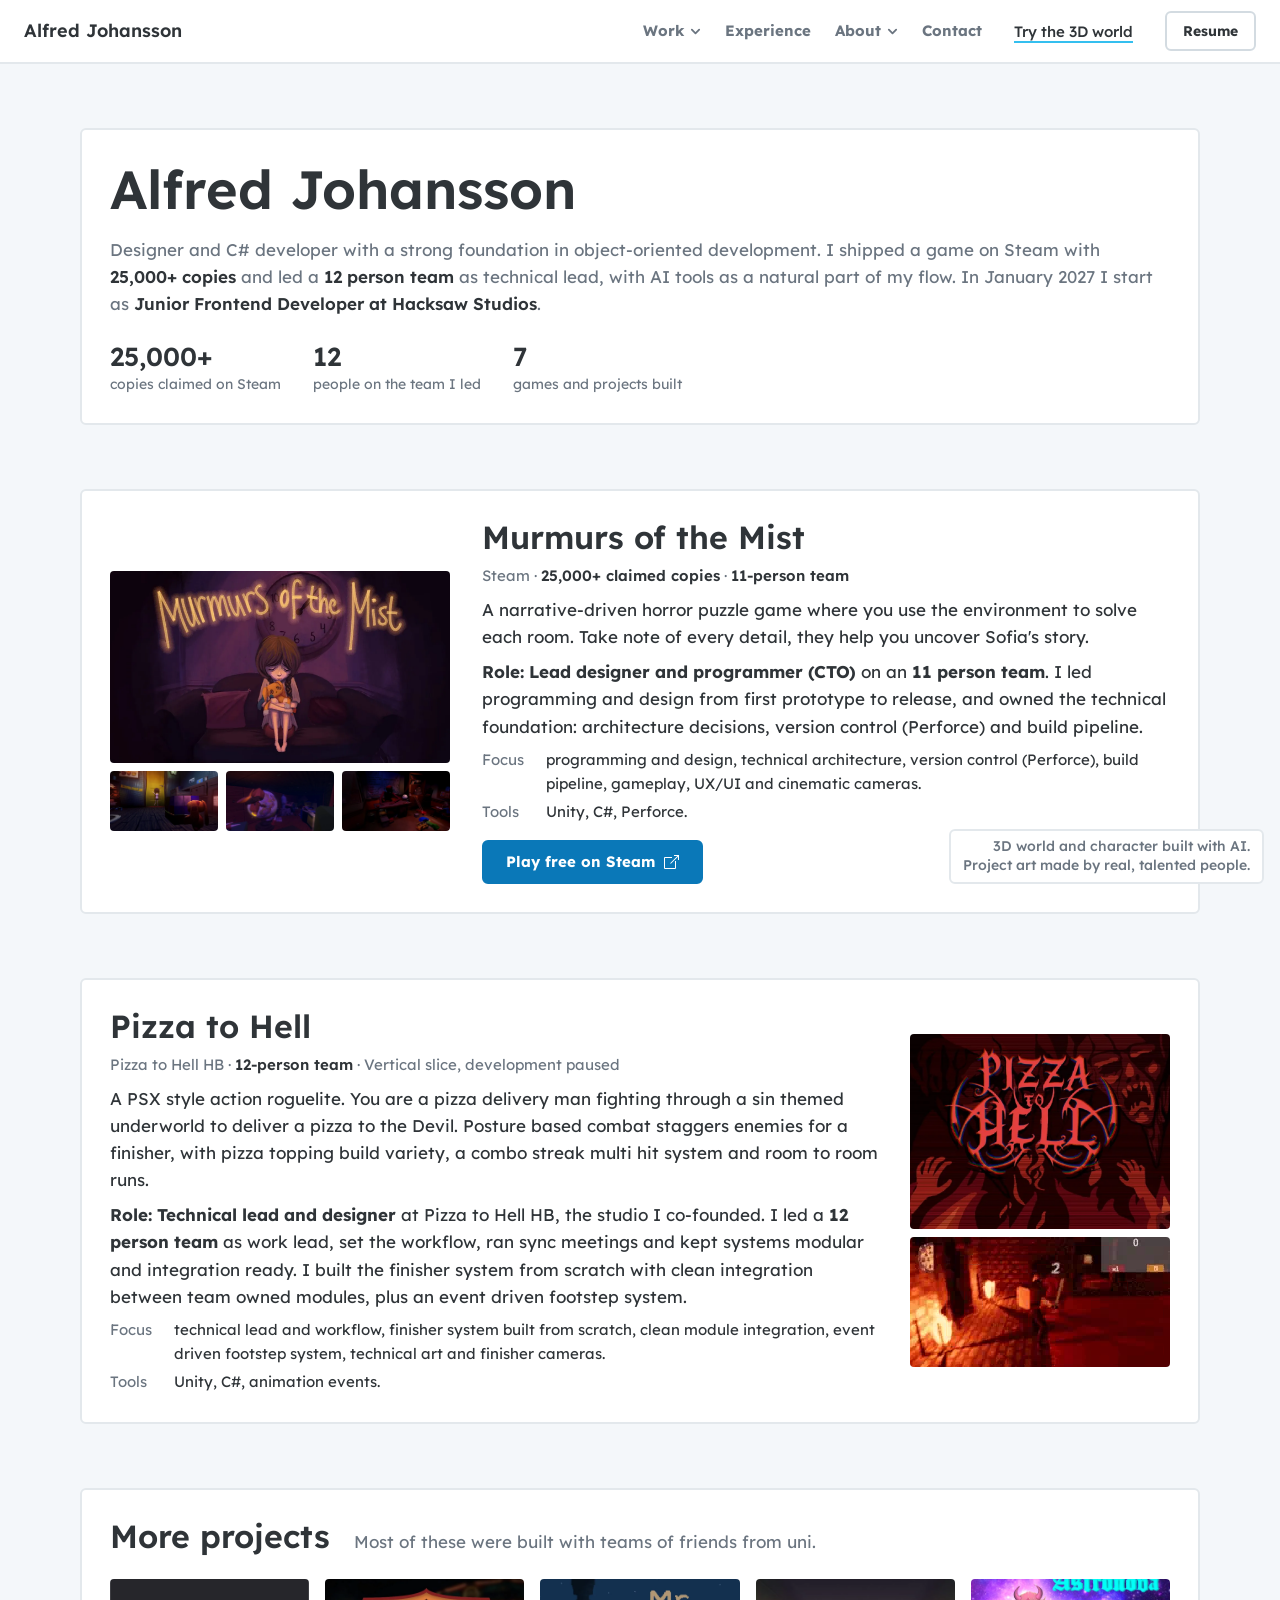
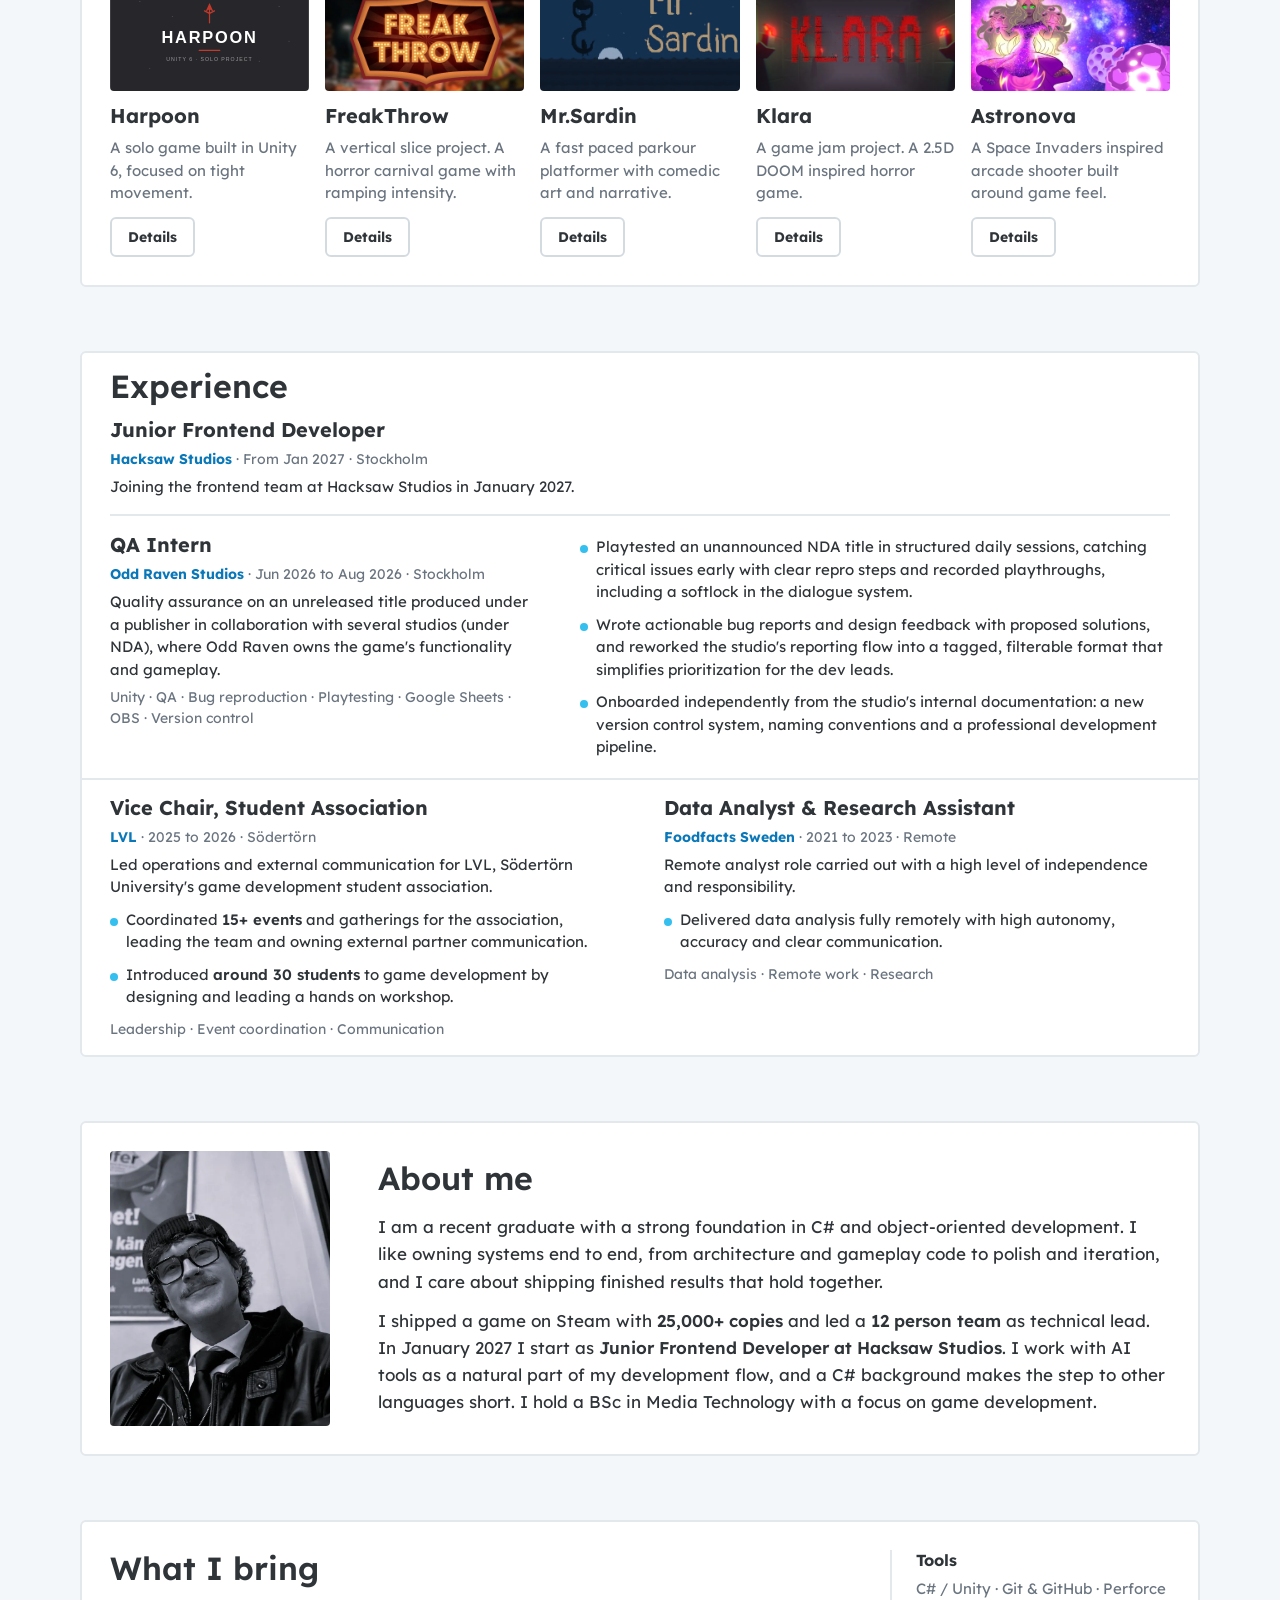
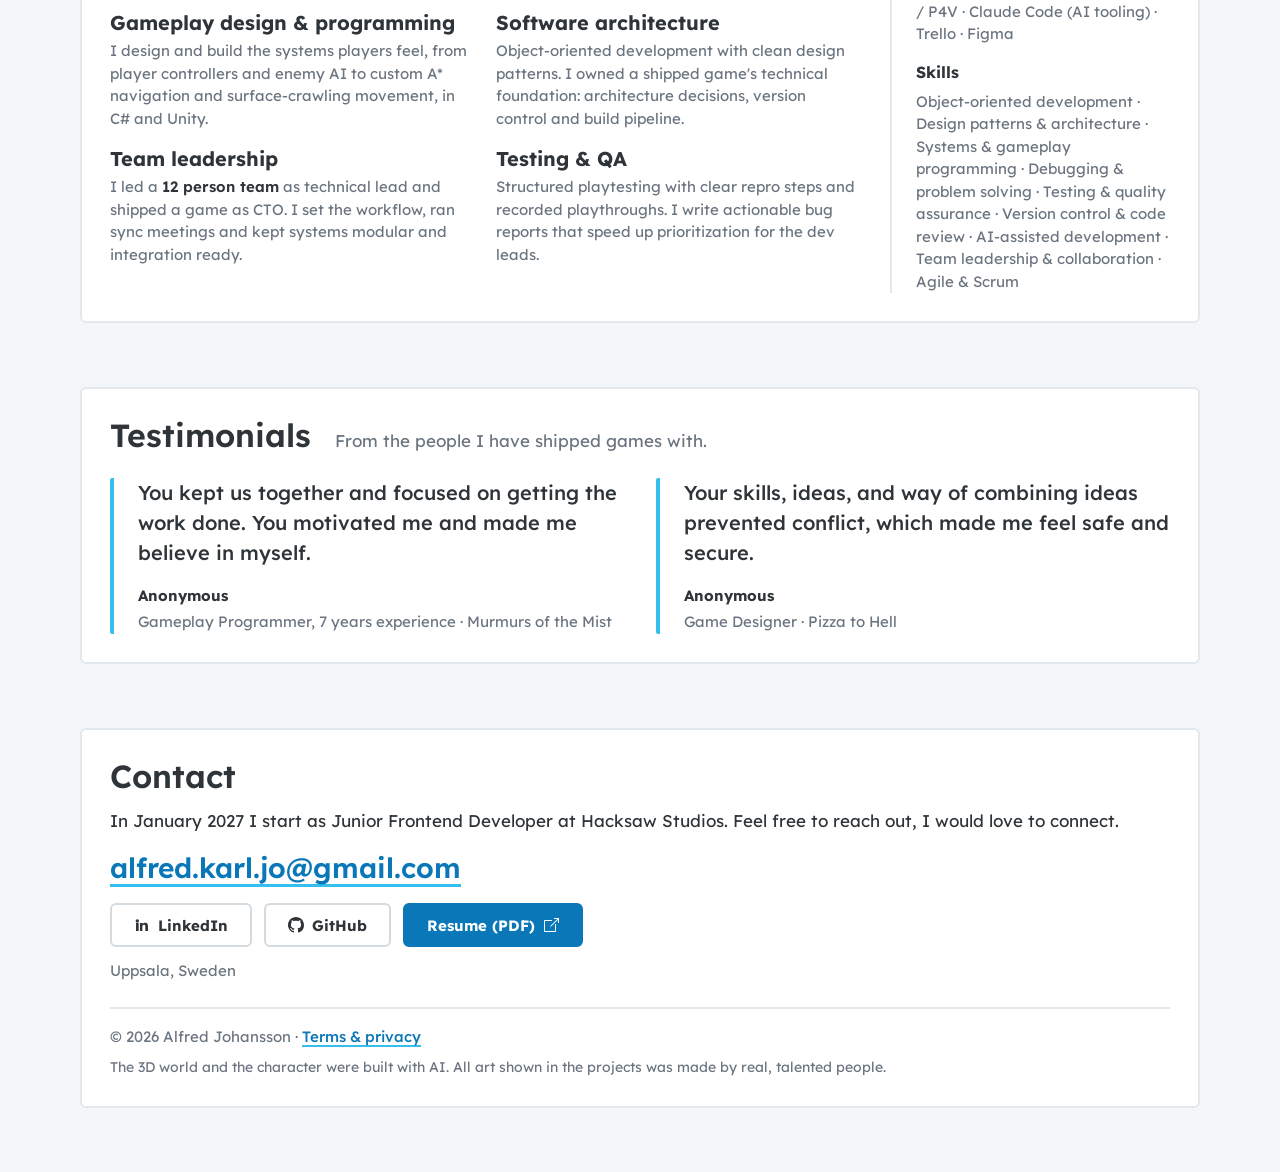
<file: index.html>
<!DOCTYPE html>
<html lang="en">
<head>
    <meta charset="UTF-8" />
    <meta name="viewport" content="width=device-width, initial-scale=1.0" />
    <meta http-equiv="Content-Security-Policy" content="default-src 'self'; script-src 'self'; style-src 'self' 'unsafe-inline'; font-src 'self'; img-src 'self'; connect-src 'self'; object-src 'none'; base-uri 'self'; form-action 'self'; upgrade-insecure-requests" />
    <meta name="referrer" content="strict-origin-when-cross-origin" />
    <meta name="theme-color" content="#ffffff" />
    <title>Alfred Johansson | Designer &amp; Developer</title>
    <meta name="description" content="Alfred Johansson, designer and developer. C# and object-oriented development, shipped a game on Steam with 25,000+ copies, led a 12 person team as technical lead, and joins Hacksaw Studios as Junior Frontend Developer in January 2027." />

    <link rel="icon" href="assets/favicon.svg" type="image/svg+xml" />

    <link rel="stylesheet" href="css/style.css" />
    <noscript><style>html:not(.js) body { visibility: visible; }</style></noscript>
</head>

<body>
    <p class="ai-note" role="note">3D world and character built with AI.<br />Project art made by real, talented people.</p>
    <!-- SVG ICON SPRITE (define once, reuse everywhere) -->
    <svg xmlns="http://www.w3.org/2000/svg"
         style="position:absolute;width:0;height:0;overflow:hidden"
         aria-hidden="true">
        <symbol id="icon-external" viewBox="0 0 16 16">
            <path d="M16 1v5h-1V2.707l-7.146 7.147-.708-.708L14.293 2H11V1h5z" />
            <path d="M2 3a1 1 0 0 0-1 1v10a1 1 0 0 0 1 1h10a1 1 0 0 0 1-1V7h-1v7H2V4h7V3H2z" />
        </symbol>

        <symbol id="icon-github" viewBox="0 0 16 16">
            <path d="M8 0C3.58 0 0 3.58 0 8c0 3.54 2.29 6.53 5.47 7.59.4.07.55-.17.55-.38
               0-.19-.01-.82-.01-1.49-2.01.37-2.53-.49-2.69-.94-.09-.23-.48-.94-.82-1.13
               -.28-.15-.68-.52-.01-.53.63-.01 1.08.58 1.23.82.72 1.21 1.87.87 2.33.66
               .07-.52.28-.87.51-1.07-1.78-.2-3.64-.89-3.64-3.95
               0-.87.31-1.59.82-2.15-.08-.2-.36-1.02.08-2.12
               0 0 .67-.21 2.2.82.64-.18 1.32-.27 2-.27
               .68 0 1.36.09 2 .27 1.53-1.04 2.2-.82 2.2-.82
               .44 1.1.16 1.92.08 2.12.51.56.82 1.27.82 2.15
               0 3.07-1.87 3.75-3.65 3.95.29.25.54.73.54 1.48
               0 1.07-.01 1.93-.01 2.2
               0 .21.15.46.55.38A8.01 8.01 0 0 0 16 8
               c0-4.42-3.58-8-8-8z" />
        </symbol>

        <symbol id="icon-linkedin" viewBox="0 0 24 24">
            <path d="M4.98 3.5a2.5 2.5 0 1 1 0 5 2.5 2.5 0 0 1 0-5z" />
            <path d="M3 9h4v12H3z" />
            <path d="M9 9h4v1.7c.6-1 1.7-2 3.6-2 3.8 0 4.4 2.5 4.4 5.7V21h-4v-6.1
                   c0-1.5 0-3.4-2.1-3.4-2.1 0-2.4 1.6-2.4 3.3V21H9z" />
        </symbol>

        <symbol id="icon-mail" viewBox="0 0 24 24">
            <rect x="3" y="5" width="18" height="14" rx="2"></rect>
            <path d="M3 7l9 6 9-6"></path>
        </symbol>

        <symbol id="icon-arrow-left" viewBox="0 0 16 16">
            <path d="M10.4 1.9L4.3 8l6.1 6.1 1.1-1.1L6.5 8l5-5z" />
        </symbol>

        <symbol id="icon-arrow-right" viewBox="0 0 16 16">
            <path d="M5.6 1.9L11.7 8l-6.1 6.1L4.5 13l5-5-5-5z" />
        </symbol>
    </svg>

    <header class="navbar">
        <div class="navbar__inner">
            <a class="logo" href="#start">Alfred Johansson</a>

            <button class="menu-toggle"
                    id="mobile-menu"
                    type="button"
                    aria-label="Open menu"
                    aria-controls="nav-links"
                    aria-expanded="false">
                <span></span><span></span><span></span>
            </button>

            <nav class="nav" id="nav-links" aria-label="Primary navigation">
                <ul class="nav-links">
                    <li class="has-menu">
                        <button type="button" class="menu-btn" data-nav="murmurs" aria-expanded="false" aria-controls="menu-work" aria-haspopup="true">Work <svg class="menu-btn__chev" viewBox="0 0 12 12" aria-hidden="true"><path d="M2 4l4 4 4-4" /></svg></button>
                        <ul class="submenu" id="menu-work" hidden>
                            <li><a href="#murmurs">Murmurs of the Mist</a></li>
                            <li><a href="#pizza-to-hell">Pizza to Hell</a></li>
                            <li><a href="#projects" data-open-dialog="dialog-harpoon">Harpoon</a></li>
                            <li><a href="#projects" data-open-dialog="dialog-freakthrow">FreakThrow</a></li>
                            <li><a href="#projects" data-open-dialog="dialog-mr-sardin">Mr.Sardin</a></li>
                            <li><a href="#projects" data-open-dialog="dialog-klara">Klara</a></li>
                            <li><a href="#projects" data-open-dialog="dialog-astronova">Astronova</a></li>
                        </ul>
                    </li>
                    <li><a href="#experience" data-nav="experience">Experience</a></li>
                    <li class="has-menu">
                        <button type="button" class="menu-btn" data-nav="about" aria-expanded="false" aria-controls="menu-about" aria-haspopup="true">About <svg class="menu-btn__chev" viewBox="0 0 12 12" aria-hidden="true"><path d="M2 4l4 4 4-4" /></svg></button>
                        <ul class="submenu" id="menu-about" hidden>
                            <li><a href="#about">About me</a></li>
                            <li><a href="#strengths">What I bring</a></li>
                            <li><a href="#testimonials">Testimonials</a></li>
                        </ul>
                    </li>
                    <li><a href="#contact" data-nav="contact">Contact</a></li>
                    <li><a class="btn btn--secondary btn--sm" href="assets/Resume.pdf" target="_blank" rel="noopener noreferrer">Resume</a></li>
                </ul>
            </nav>
        </div>
    </header>

    <main id="main">
        <section id="start" class="board board--start" data-stop data-title="Start">
            <div class="start__intro">
                <h1>Alfred Johansson</h1>
                <p class="lead">Designer and C# developer with a strong foundation in object-oriented development. I shipped a game on Steam with <strong>25,000+ copies</strong> and led a <strong>12 person team</strong> as technical lead, with AI tools as a natural part of my flow. In January 2027 I start as <strong>Junior Frontend Developer at Hacksaw Studios</strong>.</p>

                <dl class="hero-facts">
                    <div class="hero-facts__item">
                        <dt>copies claimed on Steam</dt>
                        <dd>25,000+</dd>
                    </div>
                    <div class="hero-facts__item">
                        <dt>people on the team I led</dt>
                        <dd>12</dd>
                    </div>
                    <div class="hero-facts__item">
                        <dt>games and projects built</dt>
                        <dd>7</dd>
                    </div>
                </dl>
                <p class="start-simple">Prefer a normal page? <button type="button" class="link-btn" data-simple-version>Simple version</button></p>
            </div>

            <div class="creator" aria-labelledby="creator-title">
                <p class="creator__title" id="creator-title">Build your character</p>
                <div class="creator__preview" data-character-preview></div>
                <div class="creator__row">
                    <span class="creator__label" id="face-label">Face</span>
                    <button type="button" class="btn btn--secondary btn--sm btn--icon" data-face-prev aria-label="Previous face">
                        <svg class="icon" aria-hidden="true"><use href="#icon-arrow-left"></use></svg>
                    </button>
                    <span class="creator__name" data-face-name aria-live="polite" aria-labelledby="face-label">Happy</span>
                    <button type="button" class="btn btn--secondary btn--sm btn--icon" data-face-next aria-label="Next face">
                        <svg class="icon" aria-hidden="true"><use href="#icon-arrow-right"></use></svg>
                    </button>
                </div>
                <div class="creator__row">
                    <span class="creator__label" id="shirt-label">Shirt</span>
                    <div class="swatches" role="group" aria-labelledby="shirt-label" data-shirts></div>
                </div>
                <div class="creator__row">
                    <span class="creator__label" id="pants-label">Pants</span>
                    <div class="swatches" role="group" aria-labelledby="pants-label" data-pants></div>
                </div>
                <div class="creator__row">
                    <span class="creator__label" id="hat-label">Hat</span>
                    <button type="button" class="btn btn--secondary btn--sm btn--icon" data-hat-prev aria-label="Previous hat">
                        <svg class="icon" aria-hidden="true"><use href="#icon-arrow-left"></use></svg>
                    </button>
                    <span class="creator__name" data-hat-name aria-live="polite" aria-labelledby="hat-label">Propeller beanie</span>
                    <button type="button" class="btn btn--secondary btn--sm btn--icon" data-hat-next aria-label="Next hat">
                        <svg class="icon" aria-hidden="true"><use href="#icon-arrow-right"></use></svg>
                    </button>
                </div>
                <button type="button" class="btn btn--primary" data-start-walking>Start walking</button>
            </div>
        </section>

        <section id="murmurs" class="board board--feature" data-stop data-title="Murmurs of the Mist">
            <div class="feature__media">
                <div class="frame">
                    <picture><source type="image/webp" srcset="assets/images/web/murmurs-main.webp" /><img src="assets/images/web/murmurs-main.jpg" alt="Murmurs of the Mist, key art" width="1232" height="706" decoding="async" /></picture>
                </div>
                <div class="shots">
                    <picture><source type="image/webp" srcset="assets/images/web/murmurs-pushbox.webp" /><img src="assets/images/web/murmurs-pushbox.jpg" alt="Murmurs of the Mist, pushing a box in a close-up room" width="960" height="540" decoding="async" /></picture>
                    <picture><source type="image/webp" srcset="assets/images/web/murmurs-chase.webp" /><img src="assets/images/web/murmurs-chase.jpg" alt="Murmurs of the Mist, a chase through the corridors" width="960" height="540" decoding="async" /></picture>
                    <picture><source type="image/webp" srcset="assets/images/web/murmurs-classroom.webp" /><img src="assets/images/web/murmurs-classroom.jpg" alt="Murmurs of the Mist, the classroom" width="960" height="540" decoding="async" /></picture>
                </div>
            </div>
            <div class="feature__body">
                <h2 class="board__title">Murmurs of the Mist</h2>
                <p class="meta">Steam · <strong>25,000+ claimed copies</strong> · <strong>11-person team</strong></p>
                <p>A narrative-driven horror puzzle game where you use the environment to solve each room. Take note of every detail, they help you uncover Sofia's story.</p>
                <p class="role"><strong>Role:</strong> <strong>Lead designer and programmer (CTO)</strong> on an <strong>11 person team</strong>. I led programming and design from first prototype to release, and owned the technical foundation: architecture decisions, version control (Perforce) and build pipeline.</p>
                <dl class="facts">
                    <div><dt>Focus</dt><dd>programming and design, technical architecture, version control (Perforce), build pipeline, gameplay, UX/UI and cinematic cameras.</dd></div>
                    <div><dt>Tools</dt><dd>Unity, C#, Perforce.</dd></div>
                </dl>
                <div class="feature__actions">
                    <a class="btn btn--primary" href="https://store.steampowered.com/app/4187020/Murmurs_of_the_Mist/" target="_blank" rel="noopener noreferrer">
                        Play free on Steam
                        <svg class="icon" aria-hidden="true"><use href="#icon-external"></use></svg>
                    </a>
                </div>
            </div>
        </section>

        <section id="pizza-to-hell" class="board board--feature board--mirrored" data-stop data-title="Pizza to Hell">
            <div class="feature__media feature__media--pair">
                <div class="frame frame--title">
                    <picture><source type="image/webp" srcset="assets/images/web/pizza-to-hell-title.webp" /><img src="assets/images/web/pizza-to-hell-title.jpg" alt="Pizza to Hell, title art" width="806" height="602" loading="lazy" decoding="async" /></picture>
                </div>
                <div class="frame frame--gif">
                    <picture><source type="image/webp" srcset="assets/images/web/pizza-to-hell-gameplay.webp" /><img class="pixel" src="assets/images/web/pizza-to-hell-gameplay.gif" alt="Pizza to Hell, gameplay" width="230" height="115" loading="lazy" decoding="async" /></picture>
                </div>
            </div>
            <div class="feature__body">
                <h2 class="board__title">Pizza to Hell</h2>
                <p class="meta">Pizza to Hell HB · <strong>12-person team</strong> · Vertical slice, development paused</p>
                <p>A PSX style action roguelite. You are a pizza delivery man fighting through a sin themed underworld to deliver a pizza to the Devil. Posture based combat staggers enemies for a finisher, with pizza topping build variety, a combo streak multi hit system and room to room runs.</p>
                <p class="role"><strong>Role:</strong> <strong>Technical lead and designer</strong> at Pizza to Hell HB, the studio I co-founded. I led a <strong>12 person team</strong> as work lead, set the workflow, ran sync meetings and kept systems modular and integration ready. I built the finisher system from scratch with clean integration between team owned modules, plus an event driven footstep system.</p>
                <dl class="facts">
                    <div><dt>Focus</dt><dd>technical lead and workflow, finisher system built from scratch, clean module integration, event driven footstep system, technical art and finisher cameras.</dd></div>
                    <div><dt>Tools</dt><dd>Unity, C#, animation events.</dd></div>
                </dl>
            </div>
        </section>

        <section id="projects" class="board board--projects" data-stop data-title="More projects">
            <div class="board__head">
                <h2 class="board__title">More projects</h2>
                <p class="board__sub">Most of these were built with teams of friends from uni.</p>
            </div>

            <div class="project-grid">
                <article class="project-card">
                    <div class="frame">
                        <img src="assets/images/web/harpoon-placeholder.svg" alt="Harpoon placeholder artwork" width="800" height="450" loading="lazy" decoding="async" />
                    </div>
                    <h3>Harpoon</h3>
                    <p>A solo game built in Unity 6, focused on tight movement.</p>
                    <button type="button" class="btn btn--secondary btn--sm" data-dialog="dialog-harpoon" aria-haspopup="dialog">Details</button>
                </article>
                <article class="project-card">
                    <div class="frame">
                        <picture><source type="image/webp" srcset="assets/images/web/freakthrow-title.webp" /><img src="assets/images/web/freakthrow-title.jpg" alt="FreakThrow title card" width="960" height="558" loading="lazy" decoding="async" /></picture>
                    </div>
                    <h3>FreakThrow</h3>
                    <p>A vertical slice project. A horror carnival game with ramping intensity.</p>
                    <button type="button" class="btn btn--secondary btn--sm" data-dialog="dialog-freakthrow" aria-haspopup="dialog">Details</button>
                </article>
                <article class="project-card">
                    <div class="frame">
                        <picture><source type="image/webp" srcset="assets/images/web/mr-sardin-title.webp" /><img src="assets/images/web/mr-sardin-title.jpg" alt="Mr.Sardin title screen" width="960" height="524" loading="lazy" decoding="async" /></picture>
                    </div>
                    <h3>Mr.Sardin</h3>
                    <p>A fast paced parkour platformer with comedic art and narrative.</p>
                    <button type="button" class="btn btn--secondary btn--sm" data-dialog="dialog-mr-sardin" aria-haspopup="dialog">Details</button>
                </article>
                <article class="project-card">
                    <div class="frame">
                        <picture><source type="image/webp" srcset="assets/images/web/klara-title.webp" /><img src="assets/images/web/klara-title.jpg" alt="Klara title screen" width="960" height="476" loading="lazy" decoding="async" /></picture>
                    </div>
                    <h3>Klara</h3>
                    <p>A game jam project. A 2.5D DOOM inspired horror game.</p>
                    <button type="button" class="btn btn--secondary btn--sm" data-dialog="dialog-klara" aria-haspopup="dialog">Details</button>
                </article>
                <article class="project-card">
                    <div class="frame">
                        <picture><source type="image/webp" srcset="assets/images/web/astronova-title.webp" /><img src="assets/images/web/astronova-title.jpg" alt="Astronova title screen" width="960" height="663" loading="lazy" decoding="async" /></picture>
                    </div>
                    <h3>Astronova</h3>
                    <p>A Space Invaders inspired arcade shooter built around game feel.</p>
                    <button type="button" class="btn btn--secondary btn--sm" data-dialog="dialog-astronova" aria-haspopup="dialog">Details</button>
                </article>
            </div>

            <div class="project-details">
                <dialog class="project-dialog" id="dialog-harpoon" aria-labelledby="dialog-harpoon-title">
                    <button type="button" class="dialog__x" data-dialog-close aria-label="Close">&times;</button>
                    <h2 class="dialog__title" id="dialog-harpoon-title">Harpoon</h2>
                    <p class="meta">Solo project, in development</p>
                    <p>A solo game built in Unity 6, focused on tight movement and enemies that navigate the world in ways that keep you on the move.</p>
                    <p class="role"><strong>Role:</strong> Solo project. I built the player controller and enemy AI with custom A* navigation and surface-crawling movement in Unity 6.</p>
                    <div class="dialog__single">
                        <img src="assets/images/web/harpoon-placeholder.svg" alt="Harpoon placeholder artwork" width="800" height="450" loading="lazy" decoding="async" />
                    </div>
                    <div class="dialog__actions">
                        <button type="button" class="btn btn--primary btn--sm" data-dialog-close>Close</button>
                    </div>
                </dialog>

                <dialog class="project-dialog" id="dialog-freakthrow" aria-labelledby="dialog-freakthrow-title">
                    <button type="button" class="dialog__x" data-dialog-close aria-label="Close">&times;</button>
                    <h2 class="dialog__title" id="dialog-freakthrow-title">FreakThrow</h2>
                    <p>A vertical slice project. A horror carnival game with ramping intensity.</p>
                    <p class="role"><strong>Role:</strong> Lead designer and programmer. Designed the aiming and throwing mechanic, plus animation implementation and Unity configuration.</p>
                    <div class="shots">
                        <picture><source type="image/webp" srcset="assets/images/web/freakthrow-1.webp" /><img src="assets/images/web/freakthrow-1.jpg" alt="FreakThrow, level 1 carnival booth" width="960" height="539" loading="lazy" decoding="async" /></picture>
                        <picture><source type="image/webp" srcset="assets/images/web/freakthrow-2.webp" /><img src="assets/images/web/freakthrow-2.jpg" alt="FreakThrow, level 2" width="960" height="541" loading="lazy" decoding="async" /></picture>
                        <picture><source type="image/webp" srcset="assets/images/web/freakthrow-3.webp" /><img src="assets/images/web/freakthrow-3.jpg" alt="FreakThrow, level 3" width="960" height="540" loading="lazy" decoding="async" /></picture>
                    </div>
                    <dl class="facts">
                        <div><dt>Focus</dt><dd>gameplay, visuals, Unity configuration.</dd></div>
                        <div><dt>Tools</dt><dd>Unity, C#, Perforce.</dd></div>
                    </dl>
                    <div class="dialog__actions">
                        <a class="text-link" href="https://github.com/alfredJoehandsome/FreakThrow" target="_blank" rel="noopener noreferrer"><svg class="icon" aria-hidden="true"><use href="#icon-github"></use></svg>View on GitHub</a>
                        <button type="button" class="btn btn--primary btn--sm" data-dialog-close>Close</button>
                    </div>
                </dialog>

                <dialog class="project-dialog" id="dialog-mr-sardin" aria-labelledby="dialog-mr-sardin-title">
                    <button type="button" class="dialog__x" data-dialog-close aria-label="Close">&times;</button>
                    <h2 class="dialog__title" id="dialog-mr-sardin-title">Mr.Sardin</h2>
                    <p>A fast paced parkour platformer. Get to the end before time runs out, with comedic art and narrative.</p>
                    <p class="role"><strong>Role:</strong> Lead designer and programmer. Designed player movement, several traps and animation cues.</p>
                    <div class="shots">
                        <picture><source type="image/webp" srcset="assets/images/web/mr-sardin-1.webp" /><img src="assets/images/web/mr-sardin-1.jpg" alt="Mr.Sardin, platforming section" width="960" height="540" loading="lazy" decoding="async" /></picture>
                        <picture><source type="image/webp" srcset="assets/images/web/mr-sardin-2.webp" /><img src="assets/images/web/mr-sardin-2.jpg" alt="Mr.Sardin, trap section" width="960" height="538" loading="lazy" decoding="async" /></picture>
                        <picture><source type="image/webp" srcset="assets/images/web/mr-sardin-3.webp" /><img src="assets/images/web/mr-sardin-3.jpg" alt="Mr.Sardin, late level" width="960" height="538" loading="lazy" decoding="async" /></picture>
                    </div>
                    <dl class="facts">
                        <div><dt>Focus</dt><dd>player movement and animation, music production, Unity configuration, parallax background.</dd></div>
                        <div><dt>Tools</dt><dd>Unity, C#, Perforce.</dd></div>
                    </dl>
                    <div class="dialog__actions">
                        <a class="text-link" href="https://github.com/alfredJoehandsome/Mr.Sardin" target="_blank" rel="noopener noreferrer"><svg class="icon" aria-hidden="true"><use href="#icon-github"></use></svg>View on GitHub</a>
                        <button type="button" class="btn btn--primary btn--sm" data-dialog-close>Close</button>
                    </div>
                </dialog>

                <dialog class="project-dialog" id="dialog-klara" aria-labelledby="dialog-klara-title">
                    <button type="button" class="dialog__x" data-dialog-close aria-label="Close">&times;</button>
                    <h2 class="dialog__title" id="dialog-klara-title">Klara</h2>
                    <p>A game jam project. A 2.5D DOOM inspired horror game. Find the key and escape the dungeon, but do not make too much noise.</p>
                    <p class="role"><strong>Role:</strong> UX designer and programmer. Designed enemy behaviour and the sound detection system, plus music production.</p>
                    <div class="shots">
                        <picture><source type="image/webp" srcset="assets/images/web/klara-1.webp" /><img src="assets/images/web/klara-1.jpg" alt="Klara, dungeon corridor" width="960" height="541" loading="lazy" decoding="async" /></picture>
                        <picture><source type="image/webp" srcset="assets/images/web/klara-2.webp" /><img src="assets/images/web/klara-2.jpg" alt="Klara, monster encounter" width="960" height="540" loading="lazy" decoding="async" /></picture>
                        <picture><source type="image/webp" srcset="assets/images/web/klara-3.webp" /><img src="assets/images/web/klara-3.jpg" alt="Klara, key room" width="960" height="540" loading="lazy" decoding="async" /></picture>
                    </div>
                    <dl class="facts">
                        <div><dt>Focus</dt><dd>monster behaviour, noise detection system.</dd></div>
                        <div><dt>Tools</dt><dd>Unity, C#, GitHub.</dd></div>
                    </dl>
                    <div class="dialog__actions">
                        <a class="text-link" href="https://github.com/alfredJoehandsome/Klara" target="_blank" rel="noopener noreferrer"><svg class="icon" aria-hidden="true"><use href="#icon-github"></use></svg>View on GitHub</a>
                        <button type="button" class="btn btn--primary btn--sm" data-dialog-close>Close</button>
                    </div>
                </dialog>

                <dialog class="project-dialog" id="dialog-astronova" aria-labelledby="dialog-astronova-title">
                    <button type="button" class="dialog__x" data-dialog-close aria-label="Close">&times;</button>
                    <h2 class="dialog__title" id="dialog-astronova-title">Astronova</h2>
                    <p>A Space Invaders inspired arcade shooter built around game feel. Screen shake, punchy feedback and music make every hit land.</p>
                    <p class="role"><strong>Role:</strong> Designer and programmer. Handled design and post production, including screen shake, feedback and music.</p>
                    <div class="shots">
                        <picture><source type="image/webp" srcset="assets/images/web/astronova-1.webp" /><img src="assets/images/web/astronova-1.jpg" alt="Astronova, gameplay" width="960" height="540" loading="lazy" decoding="async" /></picture>
                        <picture><source type="image/webp" srcset="assets/images/web/astronova-2.webp" /><img src="assets/images/web/astronova-2.jpg" alt="Astronova, death screen" width="960" height="539" loading="lazy" decoding="async" /></picture>
                        <picture><source type="image/webp" srcset="assets/images/web/astronova-3.webp" /><img src="assets/images/web/astronova-3.jpg" alt="Astronova, boss battle" width="960" height="544" loading="lazy" decoding="async" /></picture>
                    </div>
                    <dl class="facts">
                        <div><dt>Focus</dt><dd>post production, screen shake, damage feedback, music production.</dd></div>
                        <div><dt>Tools</dt><dd>Unity, C#, Apple GarageBand, GitHub.</dd></div>
                    </dl>
                    <div class="dialog__actions">
                        <a class="text-link" href="https://github.com/alfredJoehandsome/Astronova" target="_blank" rel="noopener noreferrer"><svg class="icon" aria-hidden="true"><use href="#icon-github"></use></svg>View on GitHub</a>
                        <button type="button" class="btn btn--primary btn--sm" data-dialog-close>Close</button>
                    </div>
                </dialog>
            </div>
        </section>

        <section id="experience" class="board board--experience" data-stop data-title="Experience">
            <div class="exp-panel exp-panel--top">
                <h2 class="board__title">Experience</h2>
                <article class="exp-item exp-item--next">
                    <h3>Junior Frontend Developer</h3>
                    <p class="exp-meta"><span class="exp-company">Hacksaw Studios</span> · From Jan 2027 · Stockholm</p>
                    <p>Joining the frontend team at Hacksaw Studios in January 2027.</p>
                </article>
                <article class="exp-item exp-item--wide">
                    <div class="exp-main">
                        <h3>QA Intern</h3>
                        <p class="exp-meta"><span class="exp-company">Odd Raven Studios</span> · Jun 2026 to Aug 2026 · Stockholm</p>
                        <p>Quality assurance on an unreleased title produced under a publisher in collaboration with several studios (under NDA), where Odd Raven owns the game's functionality and gameplay.</p>
                        <p class="exp-tags">Unity · QA · Bug reproduction · Playtesting · Google Sheets · OBS · Version control</p>
                    </div>
                    <ul class="exp-points">
                        <li>Playtested an unannounced NDA title in structured daily sessions, catching critical issues early with clear repro steps and recorded playthroughs, including a softlock in the dialogue system.</li>
                        <li>Wrote actionable bug reports and design feedback with proposed solutions, and reworked the studio's reporting flow into a tagged, filterable format that simplifies prioritization for the dev leads.</li>
                        <li>Onboarded independently from the studio's internal documentation: a new version control system, naming conventions and a professional development pipeline.</li>
                    </ul>
                </article>
            </div>

            <div class="exp-panel exp-panel--bottom">
                <div class="exp-cols">
                    <article class="exp-item">
                        <h3>Vice Chair, Student Association</h3>
                        <p class="exp-meta"><span class="exp-company">LVL</span> · 2025 to 2026 · Södertörn</p>
                        <p>Led operations and external communication for LVL, Södertörn University's game development student association.</p>
                        <ul class="exp-points">
                            <li>Coordinated <strong>15+ events</strong> and gatherings for the association, leading the team and owning external partner communication.</li>
                            <li>Introduced <strong>around 30 students</strong> to game development by designing and leading a hands on workshop.</li>
                        </ul>
                        <p class="exp-tags">Leadership · Event coordination · Communication</p>
                    </article>

                    <article class="exp-item">
                        <h3>Data Analyst &amp; Research Assistant</h3>
                        <p class="exp-meta"><span class="exp-company">Foodfacts Sweden</span> · 2021 to 2023 · Remote</p>
                        <p>Remote analyst role carried out with a high level of independence and responsibility.</p>
                        <ul class="exp-points">
                            <li>Delivered data analysis fully remotely with high autonomy, accuracy and clear communication.</li>
                        </ul>
                        <p class="exp-tags">Data analysis · Remote work · Research</p>
                    </article>
                </div>
            </div>
        </section>

        <section id="about" class="board board--about" data-stop data-title="About">
            <div class="about-portrait">
                <picture><source type="image/webp" srcset="assets/images/web/picture-of-me.webp" /><img src="assets/images/web/picture-of-me.jpg" alt="Portrait of Alfred Johansson" width="837" height="875" loading="lazy" decoding="async" /></picture>
            </div>
            <div class="about-content">
                <h2 class="board__title">About me</h2>
                <p>I am a recent graduate with a strong foundation in C# and object-oriented development. I like owning systems end to end, from architecture and gameplay code to polish and iteration, and I care about shipping finished results that hold together.</p>
                <p>I shipped a game on Steam with <strong>25,000+ copies</strong> and led a <strong>12 person team</strong> as technical lead. In January 2027 I start as <strong>Junior Frontend Developer at Hacksaw Studios</strong>. I work with AI tools as a natural part of my development flow, and a C# background makes the step to other languages short. I hold a BSc in Media Technology with a focus on game development.</p>
            </div>
        </section>

        <section id="strengths" class="board board--strengths" data-stop data-title="What I bring">
            <div class="strengths-main">
                <h2 class="board__title">What I bring</h2>
                <div class="strengths">
                    <div class="strength">
                        <h3>Gameplay design &amp; programming</h3>
                        <p>I design and build the systems players feel, from player controllers and enemy AI to custom A* navigation and surface-crawling movement, in C# and Unity.</p>
                    </div>
                    <div class="strength">
                        <h3>Software architecture</h3>
                        <p>Object-oriented development with clean design patterns. I owned a shipped game's technical foundation: architecture decisions, version control and build pipeline.</p>
                    </div>
                    <div class="strength">
                        <h3>Team leadership</h3>
                        <p>I led a <strong>12 person team</strong> as technical lead and shipped a game as CTO. I set the workflow, ran sync meetings and kept systems modular and integration ready.</p>
                    </div>
                    <div class="strength">
                        <h3>Testing &amp; QA</h3>
                        <p>Structured playtesting with clear repro steps and recorded playthroughs. I write actionable bug reports that speed up prioritization for the dev leads.</p>
                    </div>
                </div>
            </div>
            <div class="skills">
                <div class="skill">
                    <h3>Tools</h3>
                    <ul class="dot-list">
                        <li>C# / Unity</li>
                        <li>Git &amp; GitHub</li>
                        <li>Perforce / P4V</li>
                        <li>Claude Code (AI tooling)</li>
                        <li>Trello</li>
                        <li>Figma</li>
                    </ul>
                </div>
                <div class="skill">
                    <h3>Skills</h3>
                    <ul class="dot-list">
                        <li>Object-oriented development</li>
                        <li>Design patterns &amp; architecture</li>
                        <li>Systems &amp; gameplay programming</li>
                        <li>Debugging &amp; problem solving</li>
                        <li>Testing &amp; quality assurance</li>
                        <li>Version control &amp; code review</li>
                        <li>AI-assisted development</li>
                        <li>Team leadership &amp; collaboration</li>
                        <li>Agile &amp; Scrum</li>
                    </ul>
                </div>
            </div>
        </section>

        <section id="testimonials" class="board board--testimonials" data-stop data-title="Testimonials">
            <div class="board__head">
                <h2 class="board__title">Testimonials</h2>
                <p class="board__sub">From the people I have shipped games with.</p>
            </div>

            <div class="testimonial-grid">
                <figure class="testimonial">
                    <blockquote>You kept us together and focused on getting the work done. You motivated me and made me believe in myself.</blockquote>
                    <figcaption>
                        <span class="testimonial__name">Anonymous</span>
                        <span class="testimonial__role">Gameplay Programmer, 7 years experience · Murmurs of the Mist</span>
                    </figcaption>
                </figure>

                <figure class="testimonial">
                    <blockquote>Your skills, ideas, and way of combining ideas prevented conflict, which made me feel safe and secure.</blockquote>
                    <figcaption>
                        <span class="testimonial__name">Anonymous</span>
                        <span class="testimonial__role">Game Designer · Pizza to Hell</span>
                    </figcaption>
                </figure>
            </div>
        </section>

        <section id="contact" class="board board--contact" data-stop data-title="Contact">
            <h2 class="board__title">Contact</h2>
            <p class="contact-text">In January 2027 I start as Junior Frontend Developer at Hacksaw Studios. Feel free to reach out, I would love to connect.</p>
            <a class="contact-email" href="mailto:alfred.karl.jo@gmail.com">alfred.karl.jo@gmail.com</a>
            <div class="contact-buttons">
                <a class="btn btn--secondary" href="https://www.linkedin.com/in/alfred-johansson-351213204" target="_blank" rel="noopener noreferrer">
                    <svg class="icon" aria-hidden="true"><use href="#icon-linkedin"></use></svg>
                    LinkedIn
                </a>
                <a class="btn btn--secondary" href="https://github.com/alfredJoehandsome" target="_blank" rel="noopener noreferrer">
                    <svg class="icon" aria-hidden="true"><use href="#icon-github"></use></svg>
                    GitHub
                </a>
                <a class="btn btn--primary" href="assets/Resume.pdf" target="_blank" rel="noopener noreferrer">
                    Resume (PDF)
                    <svg class="icon" aria-hidden="true"><use href="#icon-external"></use></svg>
                </a>
            </div>
            <p class="contact-location">Uppsala, Sweden</p>

            <footer class="footer">
                <p>&copy; <span id="year">2026</span> Alfred Johansson &middot; <a href="terms.html">Terms &amp; privacy</a></p>
                <p class="footer__note">The 3D world and the character were built with AI. All art shown in the projects was made by real, talented people.</p>
            </footer>
        </section>
    </main>

    <div class="rotate-note" role="status" aria-live="polite">
        <svg class="rotate-note__icon" viewBox="0 0 64 64" aria-hidden="true">
            <rect x="20" y="8" width="24" height="44" rx="4" />
            <line x1="29" y1="45" x2="35" y2="45" />
            <path d="M50 22a16 16 0 0 1 2 18" />
            <path d="M48 38l4 3 2-5" />
        </svg>
        <p class="rotate-note__title">Turn your phone upright</p>
        <p class="rotate-note__text">The 3D world is made for holding your phone the normal way.</p>
        <a class="rotate-note__link" href="?simple">Or use the simple version</a>
    </div>

    <div class="loader" aria-hidden="true"><span class="loader__flower"></span></div>

    <script type="module" src="js/world3d/main.js"></script>
    <script src="js/script.js" defer></script>
    <dialog class="project-dialog terms-dialog" id="dialog-terms" aria-labelledby="dialog-terms-title">
        <button type="button" class="dialog__x" data-dialog-close aria-label="Close">&times;</button>
        <div class="legal">
                                <h2 class="dialog__title" id="dialog-terms-title">Terms &amp; Privacy</h2>
                                <p class="legal-updated">Last updated 9 November 2026</p>

                                <h2>Terms of service</h2>
                                <p>This website, alfredjohansson.fyi, is the personal portfolio of Alfred Johansson. By visiting and using the site you agree to these terms. If you do not agree, please do not use the site.</p>

                                <h3>Use of the site</h3>
                                <p>You may view and share the site for personal, non commercial purposes. The text, design, code and images are owned by Alfred Johansson unless stated otherwise, and may not be copied or reused without permission. Game titles, screenshots and trademarks belong to their respective owners.</p>

                                <h3>External links</h3>
                                <p>The site links to other services such as Steam, GitHub and LinkedIn. Those services have their own terms and privacy policies, and I am not responsible for their content or practices.</p>

                                <h3>No warranty</h3>
                                <p>The site is provided as is, without warranty of any kind. I work to keep the information accurate and the site available, but I cannot guarantee it is free of errors or always online.</p>

                                <h3>About the art</h3>
                                <p>The 3D world and the character were built with AI. All art shown in the projects was made by real, talented people.</p>
                                <h3>Changes</h3>
                                <p>These terms may change over time. The most recent version will always be on this page.</p>

                                <h2>Privacy notice</h2>
                                <p>I care about your privacy and collect as little as possible.</p>

                                <h3>Cookies</h3>
                                <p>This site sets no cookies and has no cookie banner. Nothing on it tracks you, and no third party is contacted when you visit.</p>

                                <h3>Local storage</h3>
                                <p>The site keeps two things in your browser's local storage, and only because you choose them: the character you made, and your choice of the 3D world or the simple version of the site. They stay on your device, nothing is sent anywhere, and you can clear them at any time through your browser settings.</p>

                                <h3>Fonts</h3>
                                <p>The font (Lexend) is hosted on this site. Your browser does not contact Google or any other font service.</p>

                                <h3>Analytics and advertising</h3>
                                <p>There is no analytics, no tracking and no third party advertising on this site.</p>

                                <h3>Contact</h3>
                                <p>If you have any questions about these terms or your privacy, email me at <a href="mailto:alfred.karl.jo@gmail.com">alfred.karl.jo@gmail.com</a>.</p>
        
        </div>
        <div class="dialog__actions">
            <button type="button" class="btn btn--primary btn--sm" data-dialog-close>Close</button>
        </div>
    </dialog>

    <script src="js/signs.js" defer></script>
    <script src="js/menus.js" defer></script>
    <script src="js/lightbox.js" defer></script>
</body>
</html>
</file>
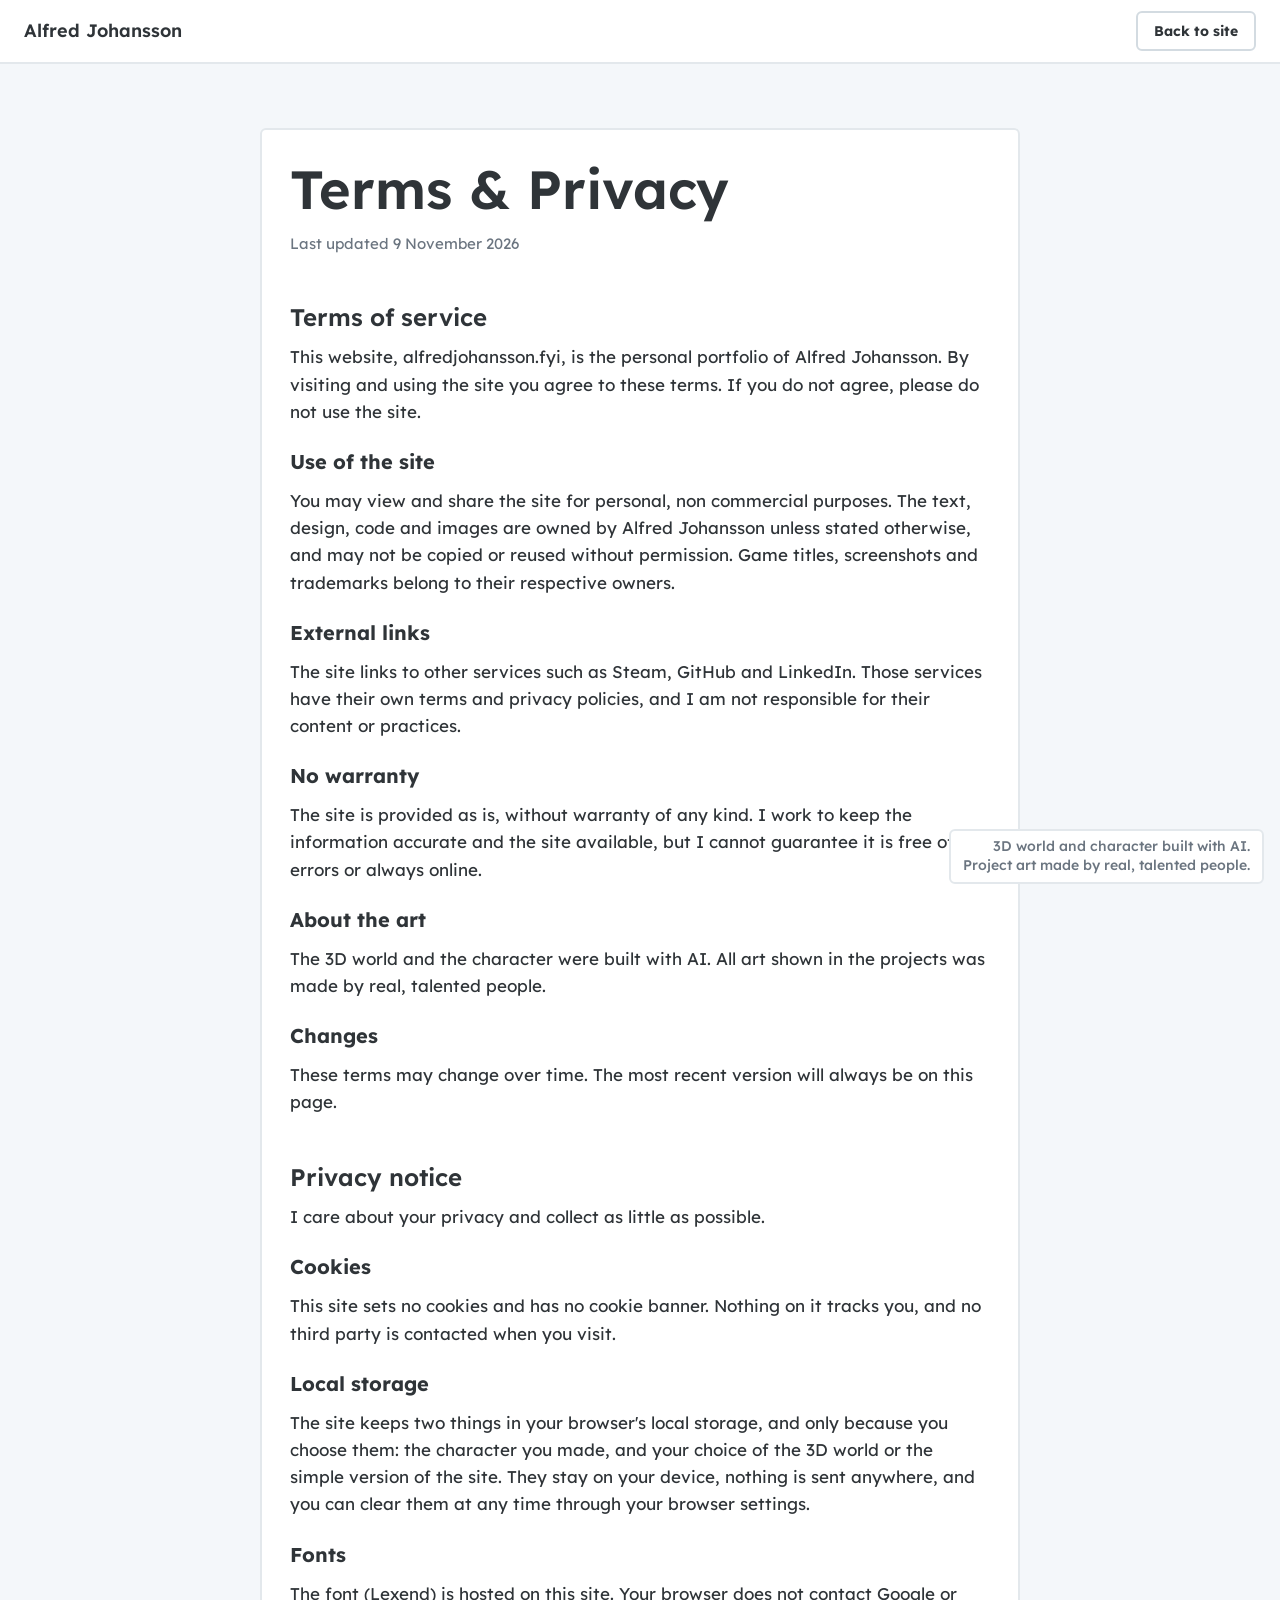
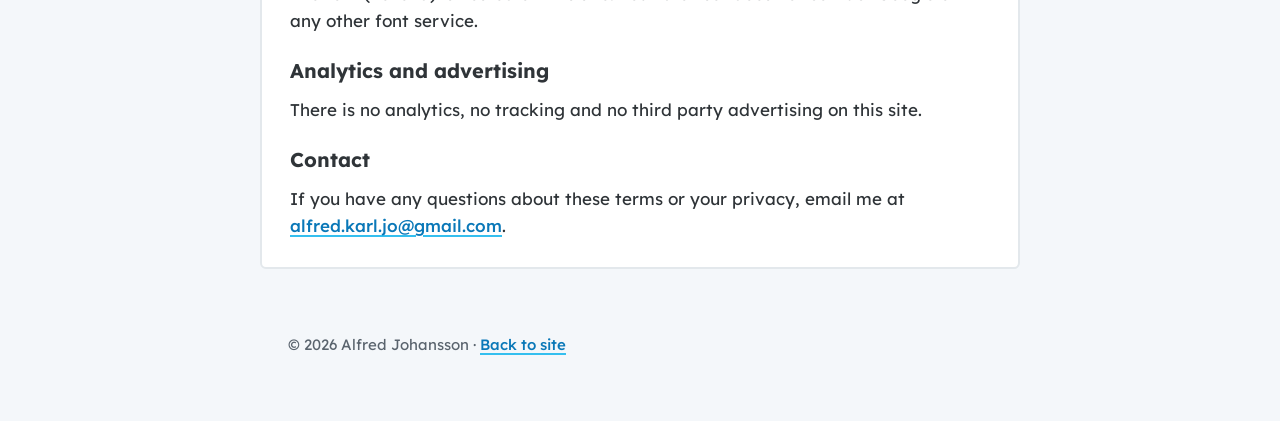
<file: terms.html>
<!DOCTYPE html>
<html lang="en">
<head>
    <meta charset="UTF-8" />
    <meta name="viewport" content="width=device-width, initial-scale=1.0" />
    <meta http-equiv="Content-Security-Policy" content="default-src 'self'; script-src 'self'; style-src 'self' 'unsafe-inline'; font-src 'self'; img-src 'self'; connect-src 'self'; object-src 'none'; base-uri 'self'; form-action 'self'; upgrade-insecure-requests" />
    <meta name="referrer" content="strict-origin-when-cross-origin" />
    <meta name="theme-color" content="#f4f7fa" />
    <title>Terms &amp; Privacy | Alfred Johansson</title>
    <meta name="description" content="Terms of service and privacy notice for alfredjohansson.fyi, the portfolio of Alfred Johansson." />

    <link rel="icon" href="assets/favicon.svg" type="image/svg+xml" />

    <link rel="stylesheet" href="css/style.css" />
</head>

<body>
    <p class="ai-note" role="note">3D world and character built with AI.<br />Project art made by real, talented people.</p>
    <header class="navbar">
        <div class="navbar__inner">
            <a class="logo" href="index.html#start">Alfred Johansson</a>
            <a class="btn btn--secondary btn--sm" href="index.html">Back to site</a>
        </div>
    </header>

    <main class="legal-main">
        <div class="legal">
            <h1>Terms &amp; Privacy</h1>
            <p class="legal-updated">Last updated 9 November 2026</p>

            <h2>Terms of service</h2>
            <p>This website, alfredjohansson.fyi, is the personal portfolio of Alfred Johansson. By visiting and using the site you agree to these terms. If you do not agree, please do not use the site.</p>

            <h3>Use of the site</h3>
            <p>You may view and share the site for personal, non commercial purposes. The text, design, code and images are owned by Alfred Johansson unless stated otherwise, and may not be copied or reused without permission. Game titles, screenshots and trademarks belong to their respective owners.</p>

            <h3>External links</h3>
            <p>The site links to other services such as Steam, GitHub and LinkedIn. Those services have their own terms and privacy policies, and I am not responsible for their content or practices.</p>

            <h3>No warranty</h3>
            <p>The site is provided as is, without warranty of any kind. I work to keep the information accurate and the site available, but I cannot guarantee it is free of errors or always online.</p>

            <h3>About the art</h3>
            <p>The 3D world and the character were built with AI. All art shown in the projects was made by real, talented people.</p>
            <h3>Changes</h3>
            <p>These terms may change over time. The most recent version will always be on this page.</p>

            <h2>Privacy notice</h2>
            <p>I care about your privacy and collect as little as possible.</p>

            <h3>Cookies</h3>
            <p>This site sets no cookies and has no cookie banner. Nothing on it tracks you, and no third party is contacted when you visit.</p>

            <h3>Local storage</h3>
            <p>The site keeps two things in your browser's local storage, and only because you choose them: the character you made, and your choice of the 3D world or the simple version of the site. They stay on your device, nothing is sent anywhere, and you can clear them at any time through your browser settings.</p>

            <h3>Fonts</h3>
            <p>The font (Lexend) is hosted on this site. Your browser does not contact Google or any other font service.</p>

            <h3>Analytics and advertising</h3>
            <p>There is no analytics, no tracking and no third party advertising on this site.</p>

            <h3>Contact</h3>
            <p>If you have any questions about these terms or your privacy, email me at <a href="mailto:alfred.karl.jo@gmail.com">alfred.karl.jo@gmail.com</a>.</p>
        </div>
    </main>

    <footer class="legal-footer">
        <p>&copy; <span id="year"></span> Alfred Johansson &middot; <a href="index.html">Back to site</a></p>
    </footer>


    <script src="js/script.js" defer></script>
</body>
</html>
</file>
<file: css/style.css>
@font-face {
    font-family: "Lexend";
    font-style: normal;
    font-weight: 400;
    font-display: swap;
    src: url("../assets/fonts/lexend-400.woff2") format("woff2");
}

@font-face {
    font-family: "Lexend";
    font-style: normal;
    font-weight: 500;
    font-display: swap;
    src: url("../assets/fonts/lexend-500.woff2") format("woff2");
}

@font-face {
    font-family: "Lexend";
    font-style: normal;
    font-weight: 600;
    font-display: swap;
    src: url("../assets/fonts/lexend-600.woff2") format("woff2");
}

@font-face {
    font-family: "Lexend";
    font-style: normal;
    font-weight: 700;
    font-display: swap;
    src: url("../assets/fonts/lexend-700.woff2") format("woff2");
}

/* ==========================================================================
   Tokens: bright, white, soft and round
   ========================================================================== */
:root {
    --bg: #f4f7fa;
    --white: #ffffff;
    --ink: #2f3438;
    --muted: #6b7580;
    --muted-on-bg: #5a646e;
    --line: #e3e8ec;
    --btn-line: #d3dbe1;
    --sky: #34bfef;
    --blue: #0a78b8;
    --blue-hover: #08679d;
    --blue-press: #075a8a;
    --glow: rgba(52, 191, 239, 0.18);
    --focus: #34bfef;

    --font: "Lexend", system-ui, -apple-system, "Segoe UI", sans-serif;

    --s-1: 4px;
    --s-2: 8px;
    --s-3: 12px;
    --s-4: 16px;
    --s-5: 24px;
    --s-6: 32px;
    --s-7: 48px;
    --s-8: 64px;

    --radius: 6px;
    --radius-img: 4px;
    --nav-h: 64px;
    --board-pad: 28px;
}

/* ==========================================================================
   Reset and base
   ========================================================================== */
*,
*::before,
*::after {
    box-sizing: border-box;
}

html {
    scroll-behavior: smooth;
    scroll-padding-top: calc(var(--nav-h) + var(--s-4));
    -webkit-text-size-adjust: 100%;
}

body {
    margin: 0;
    background: var(--bg);
    color: var(--ink);
    font-family: var(--font);
    font-size: 1.0625rem;
    line-height: 1.6;
    font-weight: 400;
    overflow-x: hidden;
}

img,
svg {
    display: block;
    max-width: 100%;
}

img {
    height: auto;
}

h1,
h2,
h3,
h4,
p,
ul,
dl,
dd,
figure,
blockquote {
    margin: 0;
}

ul {
    padding: 0;
    list-style: none;
}

button {
    font: inherit;
    color: inherit;
}

a {
    color: inherit;
}

:focus-visible {
    outline: 3px solid var(--focus);
    outline-offset: 2px;
}

:focus:not(:focus-visible) {
    outline: none;
}

[hidden] {
    display: none;
}

/* ==========================================================================
   Typography
   ========================================================================== */
h1,
h2 {
    font-weight: 600;
    line-height: 1.15;
    letter-spacing: 0;
}

h1 {
    font-size: clamp(2.25rem, 4.2vw, 3.5rem);
}

h2 {
    font-size: clamp(1.5rem, 2.4vw, 2.125rem);
}

h3 {
    font-size: 1.25rem;
    line-height: 1.3;
    font-weight: 700;
}

h4 {
    font-size: 1rem;
    line-height: 1.3;
    font-weight: 700;
}

small,
.small {
    font-size: 0.875rem;
}

.text-link,
.footer a,
.legal-footer a,
.legal a {
    color: var(--blue);
    font-weight: 500;
    text-decoration: underline;
    text-decoration-color: var(--sky);
    text-decoration-thickness: 2px;
    text-underline-offset: 3px;
    transition: text-decoration-color 0.15s;
}

.text-link:hover,
.footer a:hover,
.legal-footer a:hover,
.legal a:hover {
    text-decoration-color: var(--blue);
}

.text-link {
    display: inline-flex;
    align-items: center;
    gap: var(--s-2);
    font-size: 0.9375rem;
    font-weight: 700;
}

.icon {
    width: 16px;
    height: 16px;
    flex: none;
    fill: currentColor;
}

/* ==========================================================================
   Buttons: soft pills
   ========================================================================== */
.btn {
    display: inline-flex;
    align-items: center;
    justify-content: center;
    gap: 8px;
    min-height: 44px;
    padding: 0 22px;
    border-radius: 6px;
    border: 2px solid var(--btn-line);
    background: var(--white);
    color: var(--ink);
    font: 700 0.9375rem/1 var(--font);
    text-decoration: none;
    white-space: nowrap;
    cursor: pointer;
    transition: background-color 0.15s, border-color 0.15s, color 0.15s, box-shadow 0.15s;
}

.btn--secondary:hover {
    border-color: var(--sky);
    box-shadow: 0 0 0 4px var(--glow);
}

.btn--secondary:active {
    transform: translateY(1px);
}

.btn--primary {
    background: var(--blue);
    border-color: var(--blue);
    color: #fff;
}

.btn--primary:hover {
    background: var(--blue-hover);
    border-color: var(--blue-hover);
    box-shadow: 0 0 0 4px var(--glow);
}

.btn--primary:active {
    background: var(--blue-press);
    border-color: var(--blue-press);
    transform: translateY(1px);
}

.btn:focus-visible {
    outline: 3px solid var(--focus);
    outline-offset: 2px;
}

.btn--sm {
    min-height: 40px;
    padding: 0 16px;
    font-size: 0.875rem;
}

.btn--icon {
    width: 44px;
    min-height: 44px;
    padding: 0;
}

/* ==========================================================================
   Navigation (vertical page)
   ========================================================================== */
.navbar {
    position: fixed;
    top: 0;
    left: 0;
    right: 0;
    z-index: 100;
    height: var(--nav-h);
    background: var(--white);
    border-bottom: 2px solid var(--line);
}

.navbar__inner {
    display: flex;
    align-items: center;
    justify-content: space-between;
    height: 100%;
    padding: 0 var(--s-5);
}

.logo {
    font-size: 1.125rem;
    font-weight: 600;
    text-decoration: none;
}

.nav-links {
    display: flex;
    align-items: center;
    gap: var(--s-5);
}

.nav-links a:not(.btn) {
    position: relative;
    display: inline-block;
    padding: var(--s-2) 0;
    color: var(--muted);
    font-size: 0.9375rem;
    font-weight: 700;
    text-decoration: none;
    transition: color 0.15s;
}

.nav-links a:not(.btn)::after {
    content: "";
    position: absolute;
    left: 0;
    right: 0;
    bottom: 0;
    height: 3px;
    border-radius: 2px;
    background: var(--sky);
    opacity: 0;
    transition: opacity 0.15s;
}

.nav-links a:not(.btn):hover {
    color: var(--ink);
}

.nav-links a:not(.btn):hover::after {
    opacity: 1;
}

.menu-toggle {
    display: none;
    position: relative;
    width: 44px;
    height: 44px;
    margin-right: -10px;
    padding: 0;
    background: none;
    border: 0;
    cursor: pointer;
}

.menu-toggle span {
    position: absolute;
    left: 11px;
    width: 22px;
    height: 3px;
    border-radius: 2px;
    background: var(--ink);
    transition: transform 0.2s, opacity 0.2s, top 0.2s;
}

.menu-toggle span:nth-child(1) {
    top: 14px;
}

.menu-toggle span:nth-child(2) {
    top: 21px;
}

.menu-toggle span:nth-child(3) {
    top: 28px;
}

.menu-toggle[aria-expanded="true"] span:nth-child(1) {
    top: 21px;
    transform: rotate(45deg);
}

.menu-toggle[aria-expanded="true"] span:nth-child(2) {
    opacity: 0;
}

.menu-toggle[aria-expanded="true"] span:nth-child(3) {
    top: 21px;
    transform: rotate(-45deg);
}

/* ==========================================================================
   Boards (the vertical document layout is the default)
   ========================================================================== */
main {
    padding: calc(var(--nav-h) + var(--s-8)) var(--s-4) var(--s-8);
}

.board {
    position: relative;
    width: 100%;
    max-width: 1120px;
    margin: 0 auto var(--s-8);
    padding: var(--board-pad);
    background: var(--white);
    border: 2px solid var(--line);
    border-radius: var(--radius);
    font-size: 1.0625rem;
    line-height: 1.6;
}

.board:last-of-type {
    margin-bottom: 0;
}

.board__title {
    font-size: 2rem;
}

.board__head {
    display: flex;
    flex-wrap: wrap;
    align-items: baseline;
    gap: var(--s-2) var(--s-5);
    margin-bottom: var(--s-5);
}

.board__sub {
    color: var(--muted);
}

.meta {
    color: var(--muted);
    font-size: 0.9375rem;
}

.frame {
    aspect-ratio: 16 / 9;
    overflow: hidden;
    background: var(--bg);
    border-radius: var(--radius-img);
}

.frame--title {
    aspect-ratio: 4 / 3;
}

.frame--gif {
    aspect-ratio: 2 / 1;
}

.frame img {
    width: 100%;
    height: 100%;
    object-fit: cover;
}

.pixel {
    image-rendering: pixelated;
}

.shots {
    display: grid;
    grid-template-columns: repeat(3, 1fr);
    gap: var(--s-2);
}

.shots img {
    width: 100%;
    aspect-ratio: 16 / 9;
    object-fit: cover;
    background: var(--bg);
    border-radius: var(--radius-img);
}

.facts {
    display: grid;
    gap: var(--s-1);
    font-size: 0.9375rem;
}

.facts div {
    display: grid;
    grid-template-columns: 52px 1fr;
    gap: var(--s-3);
}

.facts dt {
    color: var(--muted);
}

.role strong {
    font-weight: 700;
}

.dot-list {
    color: var(--muted);
    font-size: 0.9375rem;
    line-height: 1.5;
}

.dot-list li {
    display: inline;
}

.dot-list li:not(:last-child)::after {
    content: " \00b7";
}

/* Start board */
.board--start {
    display: grid;
    grid-template-columns: 1.4fr 1fr;
    gap: var(--s-6);
    align-items: center;
}

.lead {
    margin-top: var(--s-4);
    color: var(--muted);
}

.hero-facts {
    display: flex;
    flex-wrap: wrap;
    gap: var(--s-4) var(--s-6);
    margin-top: var(--s-5);
}

.hero-facts__item {
    display: flex;
    flex-direction: column-reverse;
}

.hero-facts dd {
    font-size: 1.625rem;
    font-weight: 600;
    line-height: 1.2;
}

.hero-facts dt {
    color: var(--muted);
    font-size: 0.875rem;
}

/* Feature boards */
.board--feature {
    display: grid;
    grid-template-columns: 340px 1fr;
    gap: var(--s-6);
    align-items: center;
}

.board--mirrored {
    grid-template-columns: 1fr 260px;
}

.board--mirrored .feature__media {
    order: 2;
}

.feature__media {
    display: grid;
    gap: var(--s-2);
}

.feature__body {
    display: grid;
    gap: var(--s-2);
    justify-items: start;
}

.feature__body > * {
    max-width: none;
}

.feature__actions {
    margin-top: var(--s-2);
}

/* Projects board */
.project-grid {
    display: grid;
    grid-template-columns: repeat(5, 1fr);
    gap: var(--s-4);
}

.project-card {
    display: flex;
    flex-direction: column;
    align-items: flex-start;
    gap: var(--s-2);
}

.project-card .frame {
    width: 100%;
}

.project-card h3 {
    margin-top: var(--s-1);
}

.project-card p {
    flex: 1;
    color: var(--muted);
    font-size: 0.9375rem;
    line-height: 1.5;
}

.project-card .btn {
    margin-top: var(--s-1);
}

/* Experience billboard: two panels on one sign */
.board--experience {
    padding: 0;
    font-size: 0.9375rem;
    line-height: 1.5;
}

.exp-panel {
    padding: 15px var(--board-pad);
}

.exp-panel + .exp-panel {
    border-top: 2px solid var(--line);
}

.exp-panel--top .board__title {
    margin-bottom: var(--s-3);
}

.exp-cols {
    display: grid;
    grid-template-columns: 1fr 1fr;
    gap: var(--s-7);
}

.exp-item {
    display: grid;
    gap: 6px;
    align-content: start;
}

.exp-item--next {
    margin-bottom: var(--s-4);
    padding-bottom: var(--s-4);
    border-bottom: 2px solid var(--line);
}

.exp-item--wide {
    grid-template-columns: 5fr 7fr;
    gap: var(--s-7);
    align-items: start;
}

.exp-main {
    display: grid;
    gap: 6px;
    justify-items: start;
}

.exp-meta {
    color: var(--muted);
    font-size: 0.875rem;
}

.exp-company {
    color: var(--blue);
    font-weight: 700;
}

.exp-tags {
    color: var(--muted);
    font-size: 0.875rem;
}

.exp-points {
    display: grid;
    gap: 10px;
}

.exp-points li {
    position: relative;
    padding-left: var(--s-4);
}

.exp-points li::before {
    content: "";
    position: absolute;
    left: 0;
    top: 0.62em;
    width: 8px;
    height: 8px;
    border-radius: 50%;
    background: var(--sky);
}

.exp-item .exp-points {
    margin: var(--s-1) 0;
}

/* About */
.board--about {
    display: grid;
    grid-template-columns: 220px 1fr;
    gap: var(--s-7);
    align-items: center;
}

.about-portrait {
    width: 100%;
    max-width: 220px;
    aspect-ratio: 4 / 5;
    overflow: hidden;
    border-radius: var(--radius-img);
    background: var(--bg);
}

.about-portrait img {
    width: 100%;
    height: 100%;
    object-fit: cover;
    object-position: center top;
}

.about-content {
    display: grid;
    gap: var(--s-3);
    justify-items: start;
}

.about-content .board__title {
    margin-bottom: var(--s-1);
}

/* Strengths */
.board--strengths {
    display: grid;
    grid-template-columns: 1fr 280px;
    gap: var(--s-6);
    align-items: start;
}

.strengths {
    display: grid;
    grid-template-columns: 1fr 1fr;
    gap: var(--s-4) var(--s-5);
    margin-top: var(--s-5);
}

.strength {
    display: grid;
    gap: var(--s-1);
    align-content: start;
}

.strength p {
    color: var(--muted);
    font-size: 0.9375rem;
    line-height: 1.5;
}

.skills {
    display: grid;
    gap: var(--s-4);
    padding-left: var(--s-5);
    border-left: 2px solid var(--line);
}

.skill h3 {
    margin-bottom: var(--s-2);
    font-size: 1rem;
}

/* Testimonials */
.testimonial-grid {
    display: grid;
    grid-template-columns: 1fr 1fr;
    gap: var(--s-6);
}

.testimonial {
    display: grid;
    gap: var(--s-4);
    align-content: start;
    padding-left: var(--s-5);
    border-left: 4px solid var(--sky);
    border-radius: 2px;
}

.testimonial blockquote {
    font-size: 1.25rem;
    line-height: 1.5;
    font-weight: 500;
}

.testimonial figcaption {
    display: grid;
    gap: 2px;
    font-size: 0.9375rem;
}

.testimonial__name {
    font-weight: 700;
}

.testimonial__role {
    color: var(--muted);
}

/* Contact */
.board--contact {
    display: grid;
    gap: var(--s-3);
    justify-items: start;
}

.contact-email {
    color: var(--blue);
    font-size: clamp(1.25rem, 2.2vw, 1.75rem);
    font-weight: 600;
    text-decoration: underline;
    text-decoration-color: var(--sky);
    text-decoration-thickness: 3px;
    text-underline-offset: 6px;
    overflow-wrap: anywhere;
}

.contact-buttons {
    display: flex;
    flex-wrap: wrap;
    gap: var(--s-3);
}

.contact-location {
    color: var(--muted);
    font-size: 0.9375rem;
}

.footer {
    width: 100%;
    margin-top: var(--s-3);
    padding-top: var(--s-4);
    border-top: 2px solid var(--line);
    color: var(--muted);
    font-size: 0.9375rem;
}

.footer__note {
    margin-top: var(--s-2);
    font-size: 0.875rem;
    line-height: 1.5;
}

/* ==========================================================================
   Character creator (start board)
   ========================================================================== */
.creator {
    display: grid;
    justify-items: stretch;
    gap: 8px;
    padding: var(--s-3) var(--s-4) var(--s-4);
    background: #f8fbfd;
    border: 2px solid var(--line);
    border-radius: 6px;
}

.creator__title {
    color: var(--muted);
    font-size: 0.9375rem;
    font-weight: 700;
    text-align: center;
}

.creator__preview {
    width: 100%;
    height: clamp(90px, 14vh, 190px);
    border-radius: 4px;
    background: linear-gradient(#ffffff, #eef6fb);
    overflow: hidden;
}

.creator__canvas {
    display: block;
    width: 100%;
    height: 100%;
}

.creator__row {
    display: flex;
    align-items: center;
    gap: var(--s-2);
}

.creator__label {
    flex: none;
    width: 48px;
    color: var(--muted);
    font-size: 0.875rem;
    font-weight: 700;
}

.creator__name {
    flex: 1;
    min-width: 0;
    text-align: center;
    font-weight: 700;
}

.swatches {
    display: flex;
    flex-wrap: wrap;
    gap: 8px;
}

.swatch {
    position: relative;
    width: 30px;
    height: 30px;
    padding: 0;
    border: 3px solid #fff;
    border-radius: 4px;
    background: var(--swatch);
    box-shadow: 0 0 0 2px var(--btn-line);
    cursor: pointer;
    transition: box-shadow 0.15s;
}

.swatch:hover {
    box-shadow: 0 0 0 2px var(--sky);
}

.swatch[aria-pressed="true"] {
    box-shadow: 0 0 0 3px var(--sky), 0 0 0 6px var(--glow);
}

html:not(.world-mode) .creator {
    display: none;
}

html:not(.world-mode) .board--start {
    grid-template-columns: 1fr;
}

/* ==========================================================================
   Project dialogs
   ========================================================================== */
.project-dialog {
    width: min(720px, 92vw);
    max-height: min(88vh, 780px);
    padding: var(--s-5);
    background: var(--white);
    color: var(--ink);
    border: 2px solid var(--line);
    border-radius: var(--radius);
    overflow: auto;
}

.project-dialog[open] {
    display: grid;
    gap: var(--s-3);
}

.project-dialog::backdrop {
    background: rgba(47, 52, 56, 0.38);
}

.dialog__title {
    font-size: 1.625rem;
}

.dialog__single img {
    width: 100%;
    max-width: 360px;
    aspect-ratio: 16 / 9;
    object-fit: cover;
    background: var(--bg);
    border-radius: var(--radius-img);
}

.dialog__actions {
    display: flex;
    align-items: center;
    justify-content: space-between;
    gap: var(--s-4);
    margin-top: var(--s-2);
}

.dialog__actions .btn:only-child {
    margin-left: auto;
}

html:not(.js) .project-details {
    display: grid;
    gap: var(--s-5);
    margin-top: var(--s-6);
}

html:not(.js) .terms-dialog {
    display: none;
}

html:not(.js) .project-dialog {
    position: static;
    display: grid;
    width: 100%;
    max-height: none;
    gap: var(--s-3);
    padding: var(--s-5) 0 0;
    border: 0;
    border-top: 2px solid var(--line);
    border-radius: 0;
}

html:not(.js) .project-card .btn,
html:not(.js) [data-dialog-close] {
    display: none;
}




/* ==========================================================================
   Terms page
   ========================================================================== */
.legal-main {
    padding: calc(var(--nav-h) + var(--s-8)) var(--s-4) var(--s-8);
}

.legal {
    max-width: 760px;
    margin: 0 auto;
    padding: var(--board-pad);
    background: var(--white);
    border: 2px solid var(--line);
    border-radius: var(--radius);
}

.legal > * + * {
    margin-top: var(--s-3);
}

.legal h2 {
    margin-top: var(--s-7);
    font-size: 1.5rem;
}

.legal h3 {
    margin-top: var(--s-5);
}

.legal h2 + h3,
.legal h2 + p {
    margin-top: var(--s-3);
}

.legal-updated {
    color: var(--muted);
    font-size: 0.9375rem;
}

.legal-footer {
    max-width: 760px;
    margin: 0 auto;
    padding: 0 var(--board-pad) var(--s-8);
    color: var(--muted-on-bg);
    font-size: 0.9375rem;
}

/* ==========================================================================
   Loading screen: white, a small spinning flower (CSS only)
   ========================================================================== */
.loader {
    display: none;
    position: fixed;
    inset: 0;
    z-index: 1000;
    place-items: center;
    background: #ffffff;
    visibility: visible;
    transition: opacity 0.5s ease;
}

html.world-loading .loader {
    display: grid;
}

html.world-ready .loader {
    opacity: 0;
    pointer-events: none;
}

.loader__flower {
    width: 18px;
    height: 18px;
    border-radius: 50%;
    background: #ffd84d;
    box-shadow:
        0 -21px 0 -1px #ff9ec7,
        20px -6px 0 -1px #ff9ec7,
        12px 17px 0 -1px #ff9ec7,
        -12px 17px 0 -1px #ff9ec7,
        -20px -6px 0 -1px #ff9ec7;
    animation: loader-spin 1.6s linear infinite;
}

@keyframes loader-spin {
    to {
        transform: rotate(360deg);
    }
}

/* ==========================================================================
   World mode: JS sets html.world-mode. A CSS3D layer (the real boards) sits under a
   WebGL canvas; the boards show through holes the WebGL scene cuts.
   ========================================================================== */
html.world-mode,
html.world-mode body {
    height: 100%;
    overflow: hidden;
    overscroll-behavior: none;
    background: #ffffff;
}

html.world-mode main {
    position: fixed;
    inset: 0;
    z-index: 1;
    padding: 0;
    overflow: hidden;
    overflow: clip;
    background: #ffffff;
    touch-action: none;
}

.stage,
.stage__css {
    position: absolute;
    inset: 0;
    overflow: hidden;
}

.stage__gl {
    position: absolute;
    left: 0;
    top: 0;
    width: 100%;
    height: 100%;
    display: block;
    pointer-events: none;
}

.measure {
    position: absolute;
    left: 0;
    top: 0;
    visibility: hidden;
    pointer-events: none;
}

html.world-mode .board {
    position: absolute;
    left: 0;
    top: 0;
    width: var(--board-w);
    max-width: none;
    margin: 0;
    backface-visibility: hidden;
}

/* Sky nav: wordmark top left, the page links as a row of pills floating over the void. */
html.world-mode .navbar {
    background: none;
    border-bottom: 0;
    height: 0;
    pointer-events: none;
}

html.world-mode .navbar__inner {
    height: 0;
}

html.world-mode .logo,
html.world-mode .nav {
    pointer-events: auto;
}

html.world-mode .logo {
    position: absolute;
    top: 20px;
    left: var(--s-5);
    font-size: 1.0625rem;
}

html.world-mode .nav {
    position: fixed;
    top: 12px;
    left: 50%;
    transform: translateX(-50%);
}

html.world-mode .nav-links {
    gap: var(--s-2);
}

html.world-mode .nav-links .btn {
    min-height: 40px;
}

html.world-mode .nav-links .btn--secondary[aria-current="true"] {
    border-color: var(--sky);
    box-shadow: 0 0 0 4px var(--glow);
}

.hud {
    position: absolute;
    left: var(--s-4);
    bottom: var(--s-4);
    z-index: 20;
    display: grid;
    justify-items: start;
    gap: 8px;
    pointer-events: none;
}

.hud__count,
.hud__hint {
    padding: 5px 14px;
    background: var(--white);
    border: 2px solid var(--line);
    border-radius: 6px;
    color: var(--ink);
    font-size: 0.875rem;
    font-weight: 700;
    line-height: 1.4;
}

.hud__hint {
    color: var(--muted);
    font-weight: 500;
    font-size: 0.875rem;
}

.hud__hint.is-gone {
    display: none;
}

.minimap {
    position: absolute;
    right: var(--s-4);
    bottom: var(--s-4);
    z-index: 20;
    width: 84px;
    height: 84px;
    background: var(--white);
    border: 2px solid var(--line);
    border-radius: 6px;
}

.minimap svg {
    position: absolute;
    left: 0;
    top: 0;
    width: 100%;
    height: 100%;
}

.minimap__island {
    fill: #7ed36b;
}

.minimap__sand {
    fill: none;
    stroke: #ecd29c;
    stroke-width: 5;
}

.minimap__dot {
    position: absolute;
    width: 16px;
    height: 16px;
    margin: -8px 0 0 -8px;
    padding: 0;
    background: none;
    border: 0;
    border-radius: 50%;
    cursor: pointer;
}

.minimap__dot::before {
    content: "";
    position: absolute;
    inset: 4px;
    border-radius: 50%;
    background: #aeb8c2;
    border: 1.5px solid #fff;
}

.minimap__dot:hover::before,
.minimap__dot.is-current::before {
    background: #5b6670;
}

.minimap__me {
    position: absolute;
    width: 10px;
    height: 10px;
    margin: -5px 0 0 -5px;
    border-radius: 50%;
    background: var(--sky);
    border: 2px solid #fff;
    pointer-events: none;
}

/* ==========================================================================
   Compact world (phones and small windows): the same ring, portrait boards
   ========================================================================== */
.dialog__x,
.board-more {
    display: none;
}

html.world-compact {
    --board-pad: 20px;
}

html.world-compact .logo,
html.world-compact .menu-toggle {
    display: none;
}

html.world-compact .navbar__inner {
    padding: 0;
}

html.world-mode .nav {
    visibility: visible;
    opacity: 1;
}

html.world-compact .nav {
    position: fixed;
    top: 10px;
    left: 0;
    right: 0;
    display: flex;
    justify-content: center;
    transform: none;
    transition: none;
    background: none;
    border: 0;
    pointer-events: none;
}

html.world-compact .nav-links {
    flex-direction: row;
    align-items: center;
    gap: 6px;
    padding: 0;
    pointer-events: auto;
}

html.world-compact .nav-links--tight {
    gap: 4px;
}

html.world-compact .nav-links.nav-links--tight .btn {
    padding: 0 9px;
    font-size: 0.875rem;
}

html.world-compact .nav-links--tighter {
    gap: 3px;
}

html.world-compact .nav-links.nav-links--tighter .btn {
    padding: 0 7px;
    font-size: 0.875rem;
    font-weight: 500;
}

html.world-compact .nav-links li,
html.world-compact .nav-links li:last-child {
    padding: 0;
    border: 0;
}

html.world-compact .nav-links .btn {
    width: auto;
    height: 34px;
    min-height: 34px;
    padding: 0 12px;
    font-size: 0.875rem;
}

html.world-compact main {
    height: var(--stage-h, 100%);
    background: none;
}

html.world-compact .board {
    height: var(--board-h);
    padding: var(--board-pad);
    overflow-x: hidden;
    overflow-y: auto;
    overscroll-behavior: contain;
    -webkit-overflow-scrolling: touch;
    touch-action: pan-y;
    scrollbar-width: thin;
    scrollbar-color: var(--btn-line) transparent;
    font-size: 1rem;
    line-height: 1.55;
}

html.world-compact .board:focus,
html.world-compact .board:focus-visible {
    outline: none;
}

html.world-compact .board h1 {
    font-size: 1.875rem;
}

html.world-compact .board h2,
html.world-compact .board .board__title {
    font-size: 1.625rem;
}

html.world-compact .board h3 {
    font-size: 1.125rem;
}

html.world-compact .meta,
html.world-compact .facts,
html.world-compact .exp-meta,
html.world-compact .exp-tags,
html.world-compact .dot-list,
html.world-compact .project-card p,
html.world-compact .board__sub,
html.world-compact .contact-location,
html.world-compact .footer {
    font-size: 0.875rem;
}

html.world-compact .board--start,
html.world-compact .board--feature,
html.world-compact .board--mirrored,
html.world-compact .board--about,
html.world-compact .board--strengths,
html.world-compact .exp-item--wide,
html.world-compact .exp-cols,
html.world-compact .strengths,
html.world-compact .testimonial-grid {
    display: grid;
    grid-template-columns: minmax(0, 1fr);
    align-items: start;
    align-content: start;
    gap: var(--s-4);
}

html.world-compact .board--mirrored .feature__media {
    order: 0;
}

html.world-compact .board--start {
    gap: var(--s-3);
}

html.world-compact .hero-facts {
    flex-wrap: nowrap;
    justify-content: space-between;
    gap: var(--s-3);
    margin-top: var(--s-3);
}

html.world-compact .hero-facts dd {
    font-size: 1.25rem;
}

html.world-compact .hero-facts dt {
    font-size: 0.875rem;
    line-height: 1.3;
}

html.world-compact .creator {
    gap: 6px;
    padding: var(--s-2) var(--s-3) var(--s-3);
}

html.world-compact .creator__preview {
    height: 170px;
}

html.world-compact .swatch {
    width: 32px;
    height: 32px;
}

html.world-compact .frame--title {
    aspect-ratio: 16 / 9;
}

html.world-compact .feature__body,
html.world-compact .about-content {
    gap: var(--s-2);
}

html.world-compact .feature__actions {
    justify-self: stretch;
}

html.world-compact .feature__actions .btn,
html.world-compact .contact-buttons .btn {
    width: 100%;
}

html.world-compact .project-grid {
    grid-template-columns: minmax(0, 1fr);
    gap: var(--s-3);
}

html.world-compact .project-card {
    display: grid;
    grid-template-columns: 96px minmax(0, 1fr);
    column-gap: var(--s-3);
    row-gap: 2px;
    align-items: start;
    align-content: start;
}

html.world-compact .project-card .frame {
    grid-row: 1 / span 3;
    grid-column: 1;
    width: 96px;
}

html.world-compact .project-card h3,
html.world-compact .project-card p,
html.world-compact .project-card .btn {
    grid-column: 2;
    margin-top: 0;
}

html.world-compact .project-card p {
    line-height: 1.4;
}

html.world-compact .project-card .btn {
    justify-self: start;
    margin-top: var(--s-1);
}

html.world-compact .board--experience {
    padding: 0;
    font-size: 0.9375rem;
    line-height: 1.5;
}

html.world-compact .exp-panel {
    padding: var(--board-pad);
}

html.world-compact .exp-panel--top .board__title {
    margin-bottom: var(--s-3);
}

html.world-compact .exp-cols {
    gap: var(--s-5);
}

html.world-compact .about-portrait {
    width: 144px;
    max-width: 144px;
    height: 180px;
    aspect-ratio: auto;
}

html.world-compact .skills {
    padding: var(--s-4) 0 0;
    border-left: 0;
    border-top: 2px solid var(--line);
}

html.world-compact .testimonial-grid {
    gap: var(--s-5);
}

html.world-compact .testimonial {
    padding-left: var(--s-4);
    gap: var(--s-3);
}

html.world-compact .testimonial blockquote {
    font-size: 1.0625rem;
}

html.world-compact .board--contact {
    display: grid;
    justify-items: stretch;
    align-content: start;
}

html.world-compact .contact-buttons {
    flex-direction: column;
    gap: var(--s-2);
}

html.world-compact .contact-buttons .btn {
    flex: none;
}

html.world-compact .contact-email {
    font-size: 1.125rem;
}

/* ==========================================================================
   Settled board overlay (all sizes): the board you are standing at is a plain 2D layer exactly
   over its panel, with native scrolling and crisp text. It goes back into the 3D scene while
   the world moves. Boards that are not near (phones) are plain frames with a title.
   ========================================================================== */
picture {
    display: contents;
}

.board-host {
    backface-visibility: hidden;
}

.board-host .board {
    overflow: hidden;
}

/* No scroll container behind the 3D panels: a clipped box, so no tall scrolling layer. */
html.world-compact .board-host .board {
    overflow: hidden;
}

@supports (overflow: clip) {
    html.world-compact .board-host .board,
    .board-host .board {
        overflow: clip;
    }
}

.board-overlay {
    position: absolute;
    z-index: 6;
    pointer-events: none;
    box-sizing: border-box;
    /* The white card, border and radius live here, not on the scroller: a composited
       scroller that paints its own background can bleed past its clip. */
    background: var(--white);
    border: 2px solid var(--line);
    border-radius: 6px;
}

.board-overlay[hidden] {
    display: none;
}

.board-overlay > .board {
    position: absolute;
    left: 0;
    top: 0;
    width: 100% !important;
    height: 100% !important;
    margin: 0;
    pointer-events: auto;
    background: transparent;
    border: 0;
    border-radius: 0;
    overflow-x: hidden;
    overflow-y: auto;
    -webkit-overflow-scrolling: touch;
    overscroll-behavior: contain;
    touch-action: pan-y;
    scrollbar-width: thin;
    scrollbar-color: var(--btn-line) transparent;
}

.board-overlay > .board:focus,
.board-overlay > .board:focus-visible {
    outline: none;
}

/* A short white fade at the bottom while there is more to read, under the "More" chip. */
.board-overlay::after {
    content: "";
    position: absolute;
    left: 0;
    right: 0;
    bottom: 0;
    height: 44px;
    border-radius: 0 0 4px 4px;
    background: linear-gradient(rgba(255, 255, 255, 0), #ffffff 80%);
    pointer-events: none;
    opacity: 0;
}

.board-overlay.has-more::after {
    opacity: 1;
}

.board-overlay .board-more,
.board-overlay .board-end {
    position: absolute;
    left: 50%;
    bottom: 8px;
    z-index: 2;
    transform: translateX(-50%);
    align-items: center;
    gap: 4px;
    min-height: 28px;
    padding: 0 12px;
    background: var(--white);
    color: var(--ink);
    border: 1px solid var(--line);
    border-radius: 6px;
    box-shadow: 0 2px 8px rgba(47, 52, 56, 0.18);
    font: 600 0.875rem/1 var(--font);
    white-space: nowrap;
}

.board-overlay .board-more {
    left: auto;
    right: 8px;
    transform: none;
    display: inline-flex;
    cursor: pointer;
    pointer-events: auto;
    touch-action: none;
}

.board-overlay .board-more[hidden],
.board-overlay .board-end[hidden] {
    display: none;
}

.board-overlay .board-end {
    display: flex;
    pointer-events: none;
    color: var(--muted);
    font-weight: 500;
}

.board-overlay .board-more svg {
    width: 10px;
    height: 10px;
    fill: none;
    stroke: currentColor;
    stroke-width: 2;
    stroke-linecap: round;
    stroke-linejoin: round;
}

/* Previous / next buttons: always visible, one board per press. */
.arrow-wrap {
    position: absolute;
    z-index: 22;
    display: grid;
    justify-items: center;
    gap: 6px;
    pointer-events: none;
}

.arrow-wrap--prev {
    left: 16px;
    top: 50%;
    transform: translateY(-50%);
}

.arrow-wrap--next {
    right: 16px;
    top: 50%;
    transform: translateY(-50%);
}

.arrow {
    display: grid;
    place-items: center;
    width: 56px;
    height: 56px;
    padding: 0;
    background: var(--white);
    color: var(--ink);
    border: 1px solid var(--btn-line);
    border-radius: 6px;
    box-shadow: 0 2px 8px rgba(47, 52, 56, 0.12);
    cursor: pointer;
    pointer-events: auto;
    transition: border-color 0.15s, box-shadow 0.15s;
}

.arrow svg {
    width: 26px;
    height: 26px;
    fill: none;
    stroke: currentColor;
    stroke-width: 2.5;
    stroke-linecap: round;
    stroke-linejoin: round;
}

.arrow:hover,
.arrow.is-hot {
    border-color: var(--sky);
    box-shadow: 0 0 0 4px var(--glow);
}

.arrow__label {
    display: none;
    max-width: 120px;
    color: var(--muted);
    font-size: 0.875rem;
    font-weight: 500;
    line-height: 1.25;
    text-align: center;
    padding: 4px 8px;
    background: rgba(255, 255, 255, 0.88);
    border-radius: 6px;
}

@media (min-width: 1380px) {
    .arrow__label {
        display: block;
    }
}

html.world-compact .arrow-wrap {
    top: auto;
    bottom: 10px;
    transform: none;
}

html.world-compact .arrow-wrap--prev {
    left: 12px;
}

html.world-compact .arrow-wrap--next {
    right: 12px;
}

html.world-compact .arrow {
    width: 48px;
    height: 48px;
}

html.world-compact .arrow__label {
    display: none;
}

/* Clicking the empty world walks to that side. */
html.world-mode main.is-hover-prev {
    cursor: url("../assets/cursors/prev.svg") 18 18, w-resize;
}

html.world-mode main.is-hover-next {
    cursor: url("../assets/cursors/next.svg") 18 18, e-resize;
}

/* Key facts. */
strong {
    color: var(--ink);
    font-weight: 600;
}

.link-btn {
    padding: 0;
    background: none;
    border: 0;
    color: var(--blue);
    font: inherit;
    font-weight: 500;
    text-decoration: underline;
    text-decoration-color: var(--sky);
    text-decoration-thickness: 2px;
    text-underline-offset: 3px;
    cursor: pointer;
}

.start-simple {
    margin-top: var(--s-4);
    color: var(--muted);
    font-size: 0.9375rem;
}

html:not(.world-mode) .start-simple {
    display: none;
}

/* Simple version (in the sky nav row) and Try the 3D world (plain page nav): text buttons. */
.mode-switch,
.try-3d {
    min-height: 40px;
    padding: 0 8px;
    background: none;
    border: 0;
    color: var(--ink);
    font: 500 0.9375rem/1 var(--font);
    text-decoration: underline;
    text-decoration-color: var(--sky);
    text-decoration-thickness: 2px;
    text-underline-offset: 4px;
    cursor: pointer;
    white-space: nowrap;
}

.mode-switch:hover,
.try-3d:hover {
    color: var(--blue);
}

/* Image buttons (lightbox triggers). */
.zoom {
    display: block;
    width: 100%;
    margin: 0;
    padding: 0;
    background: none;
    border: 0;
    border-radius: var(--radius-img);
    cursor: zoom-in;
}

.frame .zoom {
    height: 100%;
}

.shots .zoom {
    min-width: 0;
}

.dialog__single .zoom {
    max-width: 360px;
}

.zoom:hover img {
    filter: brightness(1.05);
}

/* Lightbox. */
.lightbox {
    width: 100vw;
    max-width: none;
    height: 100vh;
    height: 100dvh;
    max-height: none;
    margin: 0;
    padding: 0;
    border: 0;
    background: #0e1215;
    color: #ffffff;
}

.lightbox[open] {
    display: grid;
    grid-template-rows: minmax(0, 1fr) auto;
}

.lightbox__stage {
    display: grid;
    place-items: center;
    min-height: 0;
    padding: 64px 80px 8px;
    touch-action: none;
}

.lightbox__img {
    max-width: 100%;
    max-height: 100%;
    width: auto;
    height: auto;
    object-fit: contain;
    border-radius: 4px;
    background: #1b2127;
}

.lightbox__img.pixel {
    width: min(100%, 920px);
    image-rendering: pixelated;
}

.lightbox__caption {
    padding: 8px 16px 20px;
    font-size: 1rem;
    text-align: center;
}

.lightbox__btn {
    position: absolute;
    display: grid;
    place-items: center;
    width: 48px;
    height: 48px;
    padding: 0;
    background: rgba(255, 255, 255, 0.12);
    color: #ffffff;
    border: 1px solid rgba(255, 255, 255, 0.4);
    border-radius: 6px;
    cursor: pointer;
}

.lightbox__btn:hover {
    background: rgba(255, 255, 255, 0.24);
}

.lightbox__btn[hidden] {
    display: none;
}

.lightbox__btn svg {
    width: 24px;
    height: 24px;
    fill: none;
    stroke: currentColor;
    stroke-width: 2.5;
    stroke-linecap: round;
    stroke-linejoin: round;
}

.lightbox__close {
    top: 12px;
    right: 12px;
}

.lightbox__prev {
    left: 14px;
    top: 50%;
    margin-top: -24px;
}

.lightbox__next {
    right: 14px;
    top: 50%;
    margin-top: -24px;
}

@media (max-width: 640px) {
    .lightbox__stage {
        padding: 64px 10px 8px;
    }

    .lightbox__prev,
    .lightbox__next {
        top: auto;
        bottom: 56px;
        margin-top: 0;
    }
}


html.world-compact .hud {
    left: 12px;
    bottom: 68px;
}

html.world-compact .hud__hint {
    display: none;
}

html.world-compact .hud__count,
html.world-compact .hud__hint {
    padding: 3px 10px;
    font-size: 0.875rem;
}

html.world-compact .minimap {
    right: 12px;
    bottom: 68px;
    width: 56px;
    height: 56px;
}

html.world-compact .dialog__single img {
    max-width: none;
}

/* ==========================================================================
   Responsive: vertical fallback
   ========================================================================== */
@media (max-width: 1023px) {
    .board--feature,
    .board--mirrored {
        grid-template-columns: 1fr;
    }

    .board--mirrored .feature__media {
        order: 0;
    }

    .project-grid {
        grid-template-columns: repeat(3, 1fr);
    }
}

@media (max-width: 768px) {
    .navbar__inner {
        padding: 0 var(--s-4);
    }

    .menu-toggle {
        display: block;
    }

    .nav {
        position: absolute;
        top: var(--nav-h);
        left: 0;
        right: 0;
        background: var(--white);
        border-bottom: 2px solid var(--line);
        visibility: hidden;
        opacity: 0;
        transform: translateY(-8px);
        transition: opacity 0.2s, transform 0.2s, visibility 0.2s;
    }

    .nav--open {
        visibility: visible;
        opacity: 1;
        transform: none;
    }

    .nav-links {
        flex-direction: column;
        align-items: stretch;
        gap: 0;
        padding: 0 var(--s-4);
    }

    .nav-links li {
        border-top: 2px solid var(--line);
    }

    .nav-links li:first-child {
        border-top: 0;
    }

    .nav-links a:not(.btn) {
        display: flex;
        align-items: center;
        width: 100%;
        height: 48px;
        padding: 0;
    }

    .nav-links a:not(.btn)::after {
        display: none;
    }

    .nav-links li:last-child {
        padding: var(--s-3) 0 var(--s-4);
    }

    .nav-links .btn {
        width: 100%;
        min-height: 44px;
    }

    .board--start,
    .exp-item--wide,
    .board--strengths,
    .board--about,
    .exp-cols,
    .testimonial-grid {
        grid-template-columns: 1fr;
    }

    .board--about {
        gap: var(--s-5);
    }

    .skills {
        padding-left: 0;
        border-left: 0;
    }

    .project-grid {
        grid-template-columns: repeat(2, 1fr);
    }

}

@media (max-width: 560px) {
    :root {
        --board-pad: 20px;
    }

    main,
    .legal-main {
        padding-top: calc(var(--nav-h) + var(--s-5));
    }

    .board {
        margin-bottom: var(--s-8);
        font-size: 0.9375rem;
        line-height: 1.5;
    }

    .strengths {
        grid-template-columns: 1fr;
    }

    .project-grid {
        grid-template-columns: 1fr;
    }

    .shots {
        gap: var(--s-1);
    }

    .contact-buttons .btn {
        flex: 1 1 100%;
    }

    .dialog__actions {
        flex-wrap: wrap;
    }
}

/* ==========================================================================
   Reduced motion
   ========================================================================== */
@media (prefers-reduced-motion: reduce) {
    html {
        scroll-behavior: auto;
    }

    *,
    *::before,
    *::after {
        transition-duration: 0.01ms;
    }
}

/* ==========================================================================
   No flash of the vertical page before the world is built
   ========================================================================== */
@media (prefers-reduced-motion: no-preference) {
    html:not(.js) body {
        visibility: hidden;
        animation: reveal 0s linear 1.5s forwards;
    }
}

@keyframes reveal {
    to {
        visibility: visible;
    }
}


/* ==========================================================================
   Dropdown menus (Work, About): a white panel, 1px border, 6px radius, 44px items
   ========================================================================== */
.nav-links > li {
    position: relative;
}

.menu-btn {
    display: inline-flex;
    align-items: center;
    gap: 6px;
    padding: var(--s-2) 0;
    background: none;
    border: 0;
    color: var(--muted);
    font: 700 0.9375rem/1.2 var(--font);
    cursor: pointer;
    transition: color 0.15s;
}

.menu-btn:hover,
.menu-btn[aria-expanded="true"] {
    color: var(--ink);
}

.menu-btn__chev {
    width: 11px;
    height: 11px;
    fill: none;
    stroke: currentColor;
    stroke-width: 2;
    stroke-linecap: round;
    stroke-linejoin: round;
    transition: transform 0.15s;
}

.menu-btn[aria-expanded="true"] .menu-btn__chev {
    transform: rotate(180deg);
}

.submenu {
    position: absolute;
    top: 100%;
    left: 0;
    z-index: 130;
    min-width: 240px;
    margin-top: 6px;
    padding: 4px;
    background: var(--white);
    border: 1px solid var(--btn-line);
    border-radius: 6px;
    box-shadow: 0 6px 20px rgba(47, 52, 56, 0.16);
}

.submenu[hidden] {
    display: none;
}

.submenu a {
    display: flex;
    align-items: center;
    min-height: 44px;
    padding: 0 12px;
    border-radius: 4px;
    color: var(--ink);
    font-size: 1rem;
    font-weight: 500;
    text-decoration: none;
    white-space: nowrap;
}

.submenu a:hover,
.submenu a:focus-visible {
    background: var(--bg);
}

html.world-mode .nav-links > li {
    border: 0;
}

html.world-mode .menu-btn.is-sky {
    padding: 0 16px;
}

html.world-mode .menu-btn.is-sky .menu-btn__chev {
    width: 10px;
    height: 10px;
}

html.world-compact .menu-btn.is-sky .menu-btn__chev {
    display: none;
}

@media (max-width: 768px) {
    html:not(.world-mode) .nav-links > li.has-menu {
        border-top: 2px solid var(--line);
    }

    html:not(.world-mode) .menu-btn {
        width: 100%;
        height: 48px;
        padding: 0;
        justify-content: space-between;
    }

    html:not(.world-mode) .submenu {
        position: static;
        min-width: 0;
        margin: 0 0 var(--s-2);
        padding: 0 0 0 var(--s-3);
        border: 0;
        box-shadow: none;
    }
}

/* Sky nav pills for the dropdown buttons. */
html.world-mode .menu-btn.btn {
    min-height: 40px;
    padding: 0 16px;
    background: var(--white);
    border: 2px solid var(--btn-line);
    color: var(--ink);
    font: 700 0.875rem/1 var(--font);
}

html.world-mode .menu-btn.btn:hover,
html.world-mode .menu-btn.btn[aria-expanded="true"] {
    border-color: var(--sky);
    box-shadow: 0 0 0 4px var(--glow);
}


/* ==========================================================================
   Signs: in the 3D world a dialog is a white sign on two short posts that rises from
   below the screen. On the plain page the dialogs keep their normal look.
   ========================================================================== */
.sign__panel {
    display: contents;
}

html.world-mode dialog.sign {
    position: fixed;
    inset: auto 0 0 0;
    width: min(820px, calc(100vw - 32px));
    height: auto;
    max-width: none;
    max-height: none;
    margin: 0 auto;
    padding: 0;
    background: none;
    border: 0;
    border-radius: 0;
    overflow: visible;
    color: var(--ink);
}

html.world-mode dialog.sign[open] {
    display: flex;
    flex-direction: column;
    align-items: stretch;
    gap: 0;
    animation: sign-rise 380ms cubic-bezier(0.2, 0.7, 0.3, 1) both;
}

html.world-mode dialog.sign.is-closing {
    animation: sign-sink 280ms cubic-bezier(0.5, 0, 0.9, 0.5) both;
}

html.world-mode dialog.sign::backdrop {
    background: rgba(20, 30, 40, 0.3);
    animation: sign-scrim 260ms ease-out both;
}

html.world-mode dialog.sign.is-closing::backdrop {
    animation: sign-scrim-out 280ms ease-in both;
}

html.world-mode dialog.sign .sign__panel {
    position: relative;
    display: grid;
    gap: var(--s-3);
    align-content: start;
    max-height: calc(100vh - 64px - 24px);
    max-height: calc(100dvh - 64px - 24px);
    padding: var(--s-5);
    overflow-y: auto;
    overscroll-behavior: contain;
    background: var(--white);
    border: 1px solid var(--line);
    border-bottom-width: 4px;
    border-radius: 6px;
}

html.world-mode dialog.sign .dialog__title {
    padding-right: 52px;
}

/* The two posts under the board. */
html.world-mode dialog.sign[open]::after {
    content: "";
    display: block;
    height: 64px;
    flex: none;
    background:
        linear-gradient(90deg, var(--line) 0 1px, #fdfdfd 1px 20px, #e3e8ec 20px 100%) 14% 0 / 30px 100% no-repeat,
        linear-gradient(90deg, var(--line) 0 1px, #fdfdfd 1px 20px, #e3e8ec 20px 100%) 86% 0 / 30px 100% no-repeat;
}

html.world-mode dialog.sign > .dialog__x {
    position: absolute;
    top: 8px;
    right: 8px;
    z-index: 2;
    display: flex;
    align-items: center;
    justify-content: center;
    width: 44px;
    height: 44px;
    padding: 0;
    background: var(--white);
    color: var(--ink);
    border: 2px solid var(--btn-line);
    border-radius: 6px;
    font: 400 1.75rem/1 var(--font);
    cursor: pointer;
}

html.world-compact dialog.sign {
    width: calc(100vw - 16px);
}

html.world-compact dialog.sign .sign__panel {
    max-height: calc(100vh - 48px - 16px);
    max-height: calc(100dvh - 48px - 16px);
    padding: var(--board-pad);
    padding-top: 20px;
}

html.world-compact dialog.sign[open]::after {
    height: 48px;
}

/* Image viewer as a sign. */
html.world-mode dialog.lightbox.sign {
    width: min(980px, calc(100vw - 24px));
    height: auto;
    background: none;
    color: var(--ink);
}

html.world-mode dialog.lightbox.sign[open] {
    display: flex;
}

html.world-mode dialog.lightbox.sign .sign__panel {
    display: grid;
    grid-template-rows: minmax(0, 1fr) auto;
    gap: 0;
    padding: 12px;
}

html.world-mode .lightbox.sign .lightbox__stage {
    padding: 0;
    max-height: calc(100vh - 64px - 24px - 100px);
    max-height: calc(100dvh - 64px - 24px - 100px);
}

html.world-mode .lightbox.sign .lightbox__img {
    max-height: calc(100vh - 64px - 24px - 100px);
    max-height: calc(100dvh - 64px - 24px - 100px);
    background: var(--bg);
}

html.world-mode .lightbox.sign .lightbox__caption {
    padding: 10px 56px 6px;
    color: var(--ink);
    font-size: 1rem;
}

html.world-mode .lightbox.sign .lightbox__btn {
    background: var(--white);
    color: var(--ink);
    border: 2px solid var(--btn-line);
    z-index: 2;
}

html.world-mode .lightbox.sign .lightbox__btn:hover {
    background: var(--bg);
}

html.world-mode .lightbox.sign .lightbox__close {
    top: 10px;
    right: 10px;
}

html.world-mode .lightbox.sign .lightbox__prev,
html.world-mode .lightbox.sign .lightbox__next {
    top: calc(50% - 32px - 24px);
    margin-top: 0;
    bottom: auto;
}

html.world-mode .lightbox.sign .lightbox__prev {
    left: 22px;
}

html.world-mode .lightbox.sign .lightbox__next {
    right: 22px;
}

@keyframes sign-rise {
    0% {
        transform: translateY(105%);
    }

    72% {
        transform: translateY(-1.4%);
    }

    100% {
        transform: translateY(0);
    }
}

@keyframes sign-sink {
    from {
        transform: translateY(0);
    }

    to {
        transform: translateY(108%);
    }
}

@keyframes sign-scrim {
    from {
        opacity: 0;
    }

    to {
        opacity: 1;
    }
}

@keyframes sign-scrim-out {
    from {
        opacity: 1;
    }

    to {
        opacity: 0;
    }
}

@media (prefers-reduced-motion: reduce) {
    html.world-mode dialog.sign[open],
    html.world-mode dialog.sign.is-closing,
    html.world-mode dialog.sign::backdrop,
    html.world-mode dialog.sign.is-closing::backdrop {
        animation: none;
    }
}

.terms-dialog .legal {
    max-width: none;
    padding: 0;
    border: 0;
    border-radius: 0;
}

.terms-dialog .legal .dialog__title {
    margin-top: 0;
}

/* ==========================================================================
   The house at the end of the road and its gag (3D world only)
   ========================================================================== */
.minimap svg.minimap__house {
    position: absolute;
    width: 13px;
    height: 13px;
    margin: -7px 0 0 -6.5px;
    fill: #e8735a;
    stroke: #fff;
    stroke-width: 1.2;
    stroke-linejoin: round;
    pointer-events: none;
}

.arrow-wrap[hidden] {
    display: none;
}

.arrow:disabled {
    pointer-events: none;
}

/* Previous at Start: the road ends, the board gives a 6px nudge back. */
.board-overlay.is-nudge {
    animation: board-nudge 300ms ease-out;
}

@keyframes board-nudge {
    0% { translate: 0 0; }
    35% { translate: 6px 0; }
    100% { translate: 0 0; }
}

.gag-bubble {
    position: fixed;
    left: 0;
    top: 0;
    z-index: 30;
    pointer-events: none;
    will-change: transform;
}

.gag-bubble[hidden] {
    display: none;
}

.gag-bubble__box {
    position: relative;
    width: max-content;
    max-width: 260px;
    box-sizing: border-box;
    padding: 12px 16px;
    background: #fff;
    border: 1px solid var(--line-strong, #c9d2d9);
    border-radius: 6px;
    color: var(--ink);
    font-family: "Lexend", system-ui, sans-serif;
    font-weight: 500;
    font-size: 0.9375rem;
    line-height: 1.4;
    box-shadow: 0 2px 0 rgba(47, 52, 56, 0.08);
}

.gag-bubble__box.is-in {
    animation: gag-pop 240ms cubic-bezier(0.34, 1.56, 0.64, 1) both;
}

@keyframes gag-pop {
    from { transform: scale(0.8); opacity: 0; }
    to { transform: scale(1); opacity: 1; }
}

/* The tail is a rotated square that carries the same border. */
.gag-bubble__tail {
    position: absolute;
    width: 12px;
    height: 12px;
    background: #fff;
    border: 1px solid var(--line-strong, #c9d2d9);
    border-top: 0;
    border-left: 0;
    transform: translate(-50%, -50%) rotate(45deg);
}

.gag-bubble__box[data-tail="down"] .gag-bubble__tail {
    top: 100%;
    margin-top: -1px;
}

.gag-bubble__box[data-tail="left"] .gag-bubble__tail {
    left: 0;
    margin-left: -1px;
    transform: translate(-50%, -50%) rotate(135deg);
}

.gag-bubble__box[data-tail="right"] .gag-bubble__tail {
    left: 100%;
    margin-left: -1px;
    transform: translate(-50%, -50%) rotate(-45deg);
}

.gag-live {
    position: absolute;
    width: 1px;
    height: 1px;
    margin: -1px;
    padding: 0;
    overflow: hidden;
    clip: rect(0 0 0 0);
    white-space: nowrap;
    border: 0;
}

.contact-email.email-pulse {
    border-radius: 6px;
    animation: email-pulse 1100ms ease-in-out 2;
}

@keyframes email-pulse {
    0%, 100% {
        box-shadow: 0 0 0 0 rgba(10, 120, 184, 0);
        outline: 2px solid rgba(10, 120, 184, 0);
        outline-offset: 4px;
    }
    50% {
        box-shadow: 0 0 18px 6px rgba(74, 168, 224, 0.5);
        outline: 2px solid rgba(10, 120, 184, 0.9);
        outline-offset: 4px;
    }
}

/* ==========================================================================
   AI disclaimer: always visible in every mode
   ========================================================================== */
.ai-note {
    position: fixed;
    right: var(--s-4);
    bottom: var(--s-4);
    z-index: 30;
    max-width: 320px;
    margin: 0;
    padding: 6px 12px;
    background: var(--white);
    border: 2px solid var(--line);
    border-radius: 6px;
    color: var(--muted);
    font-size: 0.875rem;
    font-weight: 500;
    line-height: 1.4;
    text-align: right;
    pointer-events: none;
}

/* 3D desktop: stacked above the minimap in the bottom right corner. */
html.world-mode .ai-note {
    bottom: calc(var(--s-4) + 84px + 8px);
}

/* 3D phones: a slim line right under the nav row (world.js places it and keeps
   the boards below it). */
html.world-compact .ai-note {
    top: 48px;
    bottom: auto;
    left: 50%;
    right: auto;
    transform: translateX(-50%);
    width: max-content;
    max-width: calc(100vw - 24px);
    padding: 3px 10px;
    text-align: center;
}

/* Plain page on small screens: a slim bar along the bottom edge. */
@media (max-width: 640px) {
    html:not(.world-mode) .ai-note {
        left: 0;
        right: 0;
        bottom: 0;
        max-width: none;
        border-width: 2px 0 0;
        border-radius: 0;
        text-align: center;
    }

    html:not(.world-mode) body {
        padding-bottom: 64px;
    }
}

/* ==========================================================================
   Phones held sideways: the 3D world asks to be turned upright
   (browsers do not let a normal web page lock the screen rotation)
   ========================================================================== */
.rotate-note {
    display: none;
}

@media (orientation: landscape) and (max-height: 520px) and (pointer: coarse) {
    html.world-mode .rotate-note {
        position: fixed;
        inset: 0;
        z-index: 1000;
        display: flex;
        flex-direction: column;
        align-items: center;
        justify-content: center;
        gap: var(--s-2);
        padding: var(--s-5);
        background: var(--white);
        color: var(--ink);
        text-align: center;
    }

    html.world-mode .ai-note {
        display: none;
    }
}

.rotate-note__icon {
    width: 64px;
    height: 64px;
    fill: none;
    stroke: var(--blue);
    stroke-width: 3;
    stroke-linecap: round;
    stroke-linejoin: round;
}

.rotate-note__title {
    margin: 0;
    font-size: 1.25rem;
    font-weight: 600;
}

.rotate-note__text {
    margin: 0;
    max-width: 32ch;
    color: var(--muted);
    font-size: 1rem;
}

.rotate-note__link {
    margin-top: var(--s-2);
    font-size: 1rem;
    font-weight: 600;
}
</file>
